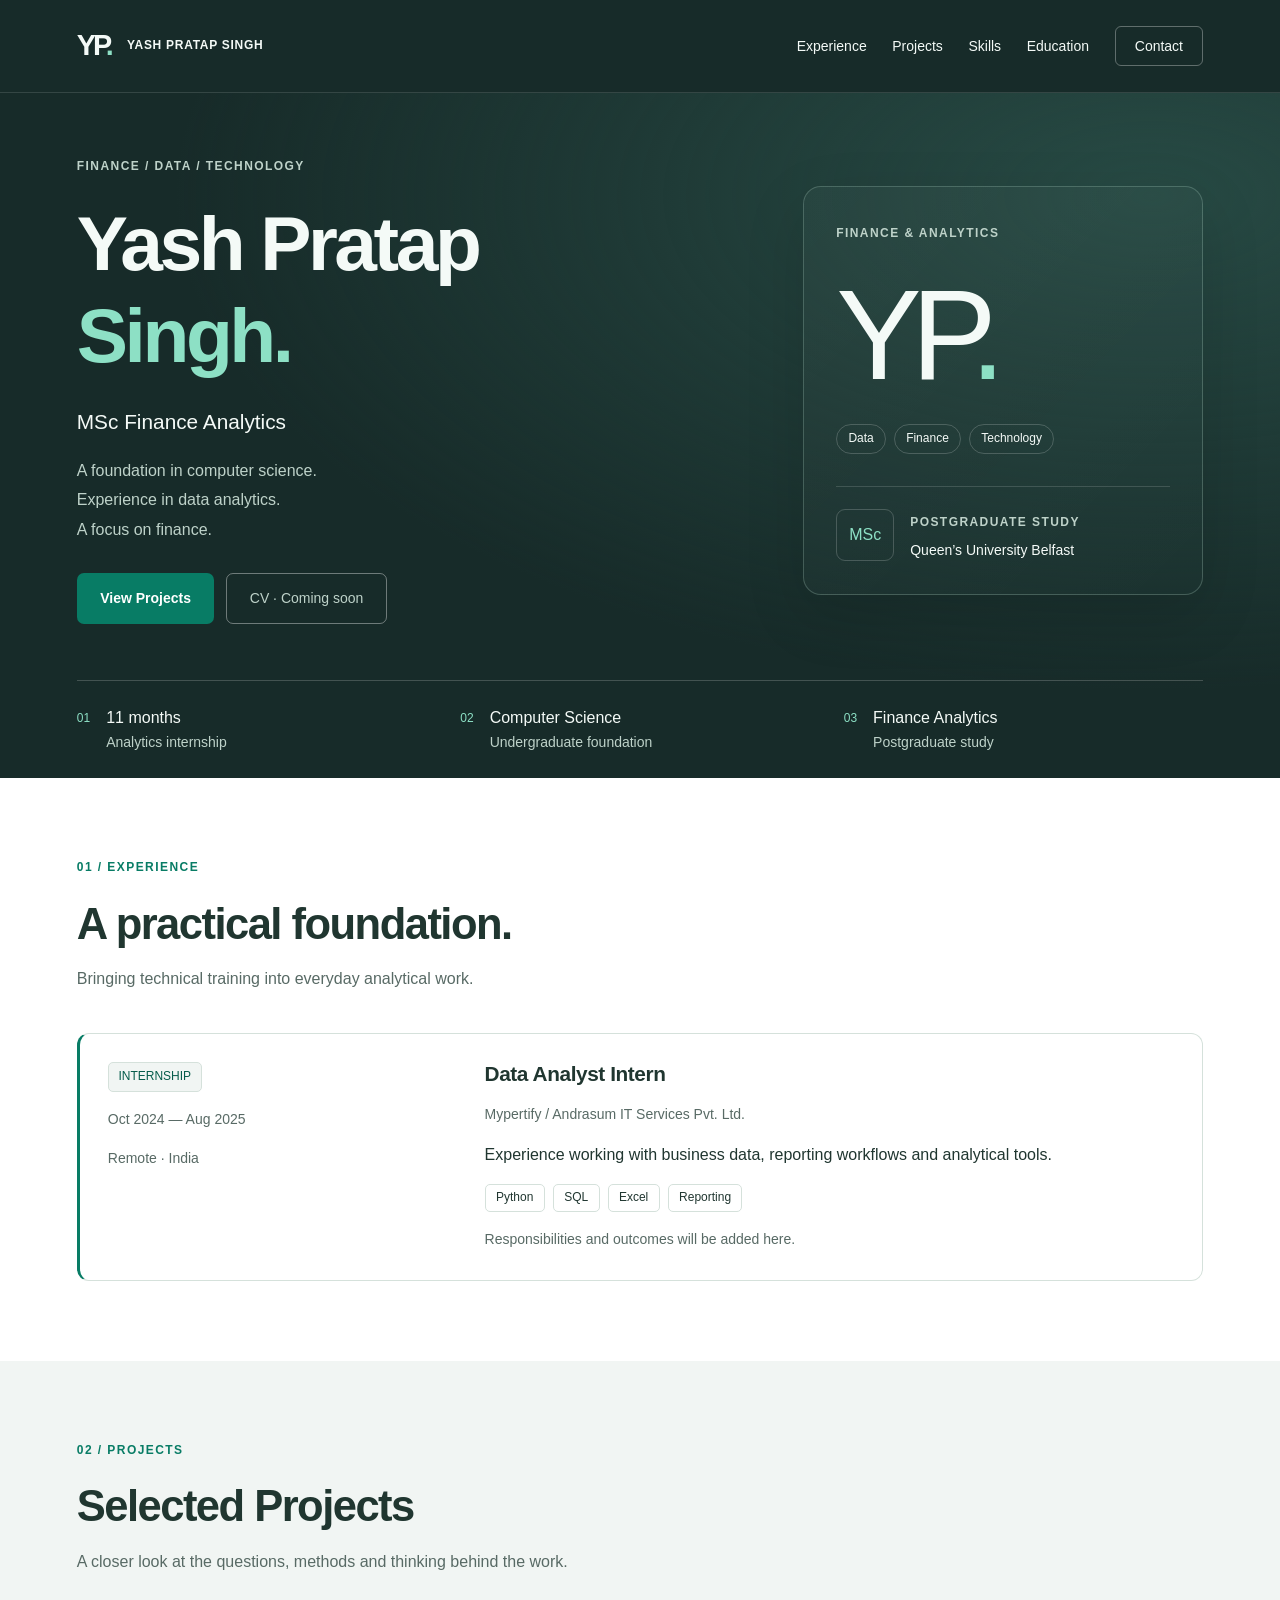
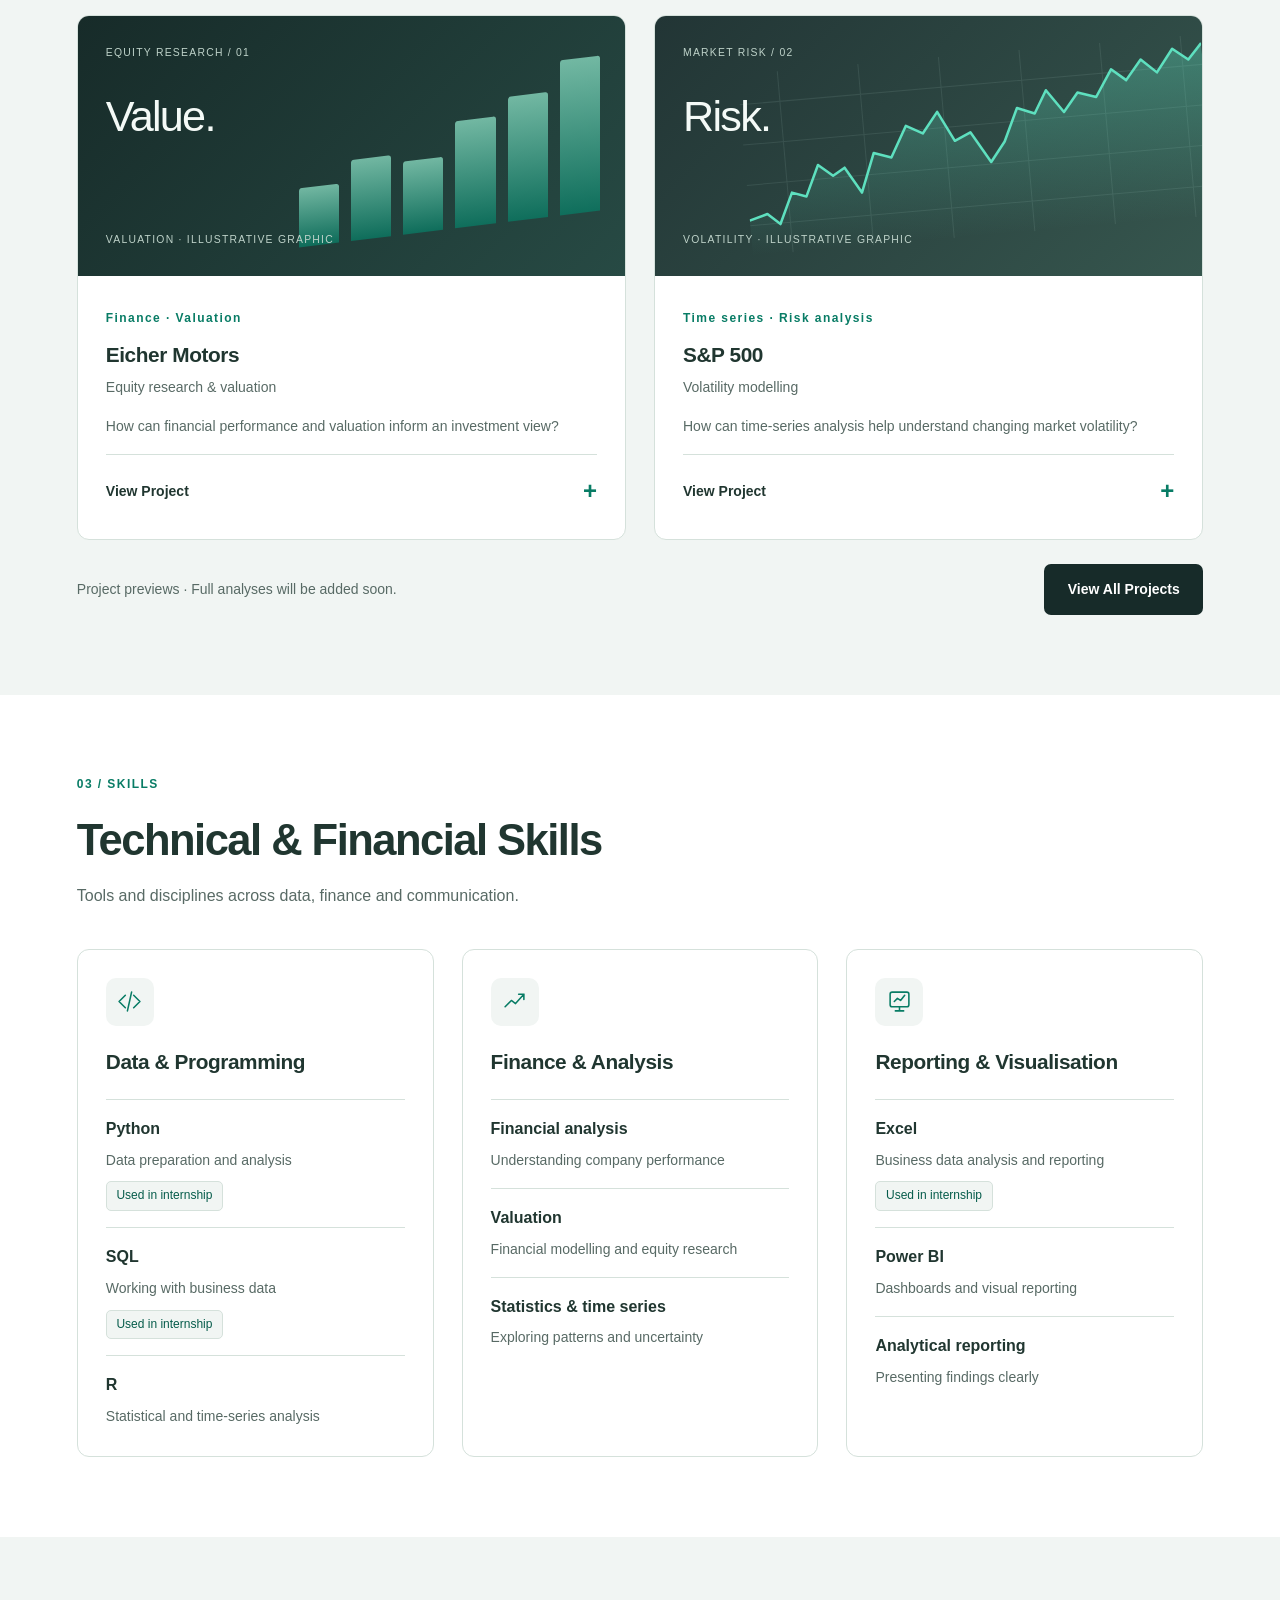
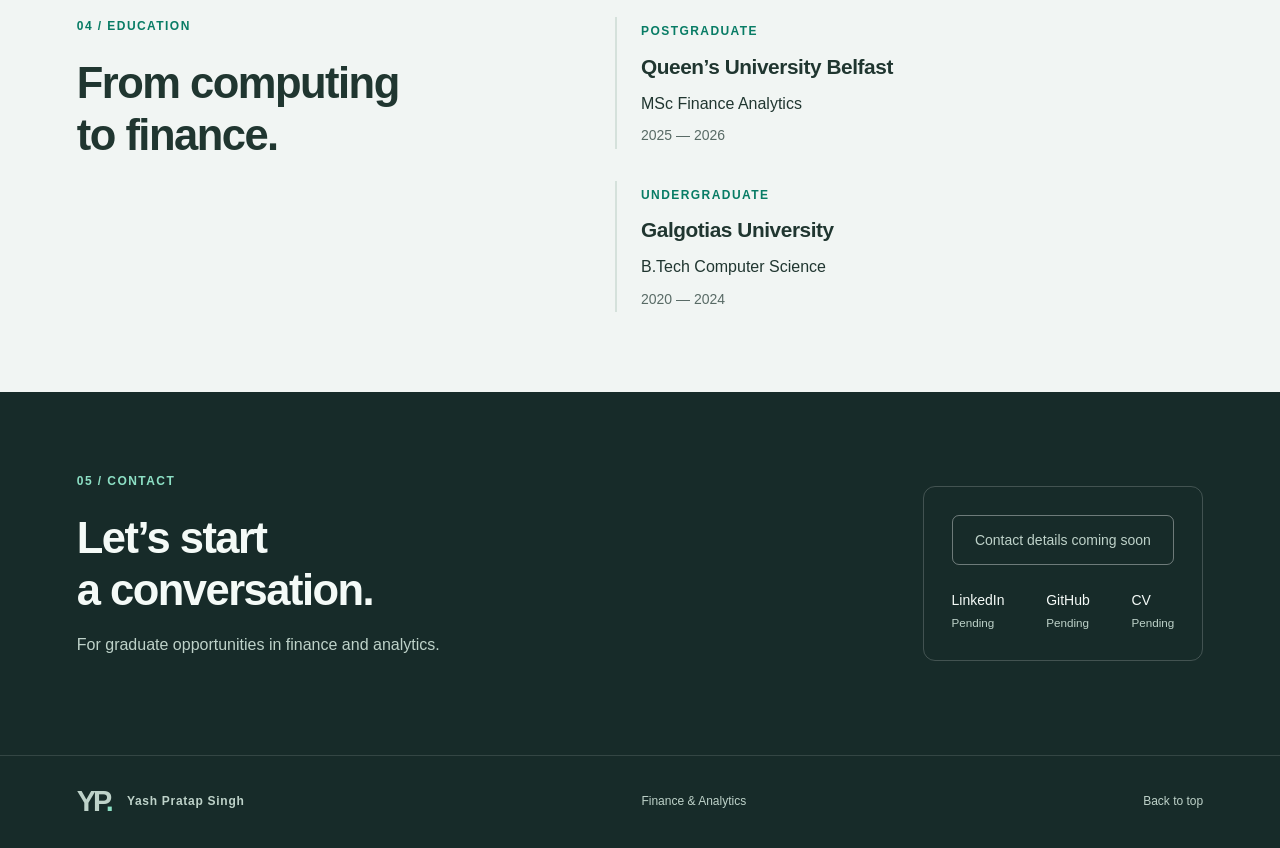
<file: index.html>
<!doctype html>
<html lang="en">
  <head>
    <meta charset="UTF-8">
    <meta name="viewport" content="width=device-width,initial-scale=1">
    <meta name="description" content="Yash Pratap Singh — MSc Finance Analytics student. Experience, selected projects and technical and financial skills.">
    <title>
      Yash Pratap Singh — Finance & Analytics
    </title>
    <link rel="icon" type="image/svg+xml" href="favicon.svg">
    <link rel="stylesheet" href="style.css">
  </head>
  <body>
    <a class="skip" href="#main">
      Skip to content
    </a>
    <!-- NAVIGATION: update these links on every page if you change the menu. -->
    <header>
      <a class="brand" href="#home" aria-label="Yash Pratap Singh home">
        <span class="monogram">YP<span>.</span></span><span>YASH PRATAP SINGH </span>
      </a>
      <button class="menu" aria-expanded="false" aria-controls="navigation">
        Menu
      </button>
      <nav id="navigation" aria-label="Main navigation">
        <a href="#experience">
          Experience
        </a>
        <a href="projects.html">
          Projects
        </a>
        <a href="#skills">
          Skills
        </a>
        <a href="#education">
          Education
        </a>
        <a href="#contact" class="nav-contact">
          Contact
        </a>
      </nav>
    </header>
    <main id="main">
      <!-- HOME: edit the heading and text in this section. -->
      <section class="hero" id="home">
        <div class="hero-inner">
          <div class="hero-copy">
            <p class="eyebrow">
              <span class="line"></span>FINANCE / DATA / TECHNOLOGY
            </p>
            <h1>
              Yash Pratap <br><span>Singh. </span>
            </h1>
            <p class="degree">
              MSc Finance Analytics
            </p>
            <p class="intro">
              A foundation in computer science. <br>Experience in data analytics. <br>A focus on finance.
            </p>
            <div class="hero-actions">
              <a class="button primary" href="#work">
                View Projects
              </a>
              <span class="button outline unavailable" aria-disabled="true">CV · Coming soon </span>
            </div>
          </div>
          <aside class="hero-visual" aria-label="Academic background">
            <div class="identity-panel">
              <span class="small-label">FINANCE &amp; ANALYTICS </span>
              <div class="identity-mark" aria-hidden="true">
                YP<span>.</span>
              </div>
              <div class="identity-disciplines">
                <span>Data </span><span>Finance </span><span>Technology </span>
              </div>
              <div class="identity-study">
                <span class="visual-icon">MSc </span>
                <div>
                  <span class="small-label">POSTGRADUATE STUDY </span>
                  <p>
                    Queen’s University Belfast
                  </p>
                </div>
              </div>
            </div>
          </aside>
        </div>
        <div class="hero-facts">
          <div>
            <span>01 </span>
            <p>
              <strong>11 months </strong>Analytics internship
            </p>
          </div>
          <div>
            <span>02 </span>
            <p>
              <strong>Computer Science </strong>Undergraduate foundation
            </p>
          </div>
          <div>
            <span>03 </span>
            <p>
              <strong>Finance Analytics </strong>Postgraduate study
            </p>
          </div>
        </div>
      </section>
      <!-- EXPERIENCE: edit the heading and text in this section. -->
      <section class="section experience" id="experience">
        <div class="section-heading">
          <p class="eyebrow">
            01 / EXPERIENCE
          </p>
          <h2>
            A practical foundation.
          </h2>
          <p>
            Bringing technical training into everyday analytical work.
          </p>
        </div>
        <div class="experience-entry">
          <div class="experience-meta">
            <span class="tag">INTERNSHIP </span>
            <p>
              Oct 2024 — Aug 2025
            </p>
            <p class="muted">
              Remote · India
            </p>
          </div>
          <div>
            <h3>
              Data Analyst Intern
            </h3>
            <p class="company">
              Mypertify / Andrasum IT Services Pvt. Ltd.
            </p>
            <p class="body-copy">
              Experience working with business data, reporting workflows and analytical tools.
            </p>
            <div class="chips">
              <span>Python </span><span>SQL </span><span>Excel </span><span>Reporting </span>
            </div>
            <p class="pending">
              Responsibilities and outcomes will be added here.
            </p>
          </div>
        </div>
      </section>
      <!-- WORK: edit the heading and text in this section. -->
      <section class="section work" id="work">
        <div class="section-heading">
          <p class="eyebrow">
            02 / PROJECTS
          </p>
          <h2>
            Selected Projects
          </h2>
          <p>
            A closer look at the questions, methods and thinking behind the work.
          </p>
        </div>
        <div class="project-grid">
          <!-- PROJECT CARD: copy this entire link to add another project. -->
          <a class="project-card" href="eicher-motors.html">
            <div class="project-art art-one">
              <span class="art-label">EQUITY RESEARCH / 01 </span>
              <div class="valuation-graphic" aria-hidden="true">
                <div class="bar" style="--h:36%">
                </div>
                <div class="bar" style="--h:49%">
                </div>
                <div class="bar" style="--h:44%">
                </div>
                <div class="bar" style="--h:65%">
                </div>
                <div class="bar" style="--h:76%">
                </div>
                <div class="bar" style="--h:94%">
                </div>
              </div>
              <span class="art-foot">VALUATION · ILLUSTRATIVE GRAPHIC </span><span class="graphic-word">Value. </span>
            </div>
            <div class="project-info">
              <span class="small-label">Finance · Valuation </span>
              <h3>
                Eicher Motors
              </h3>
              <p>
                Equity research & valuation
              </p>
              <p class="project-question">
                How can financial performance and valuation inform an investment view?
              </p>
              <span class="project-link">View Project <span aria-hidden="true">+ </span></span>
            </div>
          </a>
          <!-- PROJECT CARD: copy this entire link to add another project. -->
          <a class="project-card" href="sp500-volatility.html">
            <div class="project-art art-two">
              <span class="art-label">MARKET RISK / 02 </span>
              <svg class="finance-chart" viewBox="0 0 460 180" role="img" aria-label="Illustrative financial time-series chart, not actual market data">
                <defs>
                  <linearGradient id="project-fill" x1="0" y1="0" x2="0" y2="1">
                    <stop stop-color="#5ee0bf" stop-opacity=".35"/><stop offset="1" stop-color="#5ee0bf" stop-opacity="0"/>
                  </linearGradient>
                </defs>
                <g stroke="#a8cfc4" stroke-opacity=".12">
                  <path d="M0 30H460M0 70H460M0 110H460M0 150H460M40 0V180M120 0V180M200 0V180M280 0V180M360 0V180M440 0V180"/>
                </g>
                <path d="M0 145 18 140 30 151 44 121 58 126 72 96 86 108 98 101 113 127 128 89 145 95 162 65 178 74 194 54 209 84 225 77 243 108 258 89 273 57 290 64 303 42 319 65 334 47 352 53 369 27 383 39 399 20 414 34 431 12 446 24 460 9V180H0Z" fill="url(#project-fill)"/><path class="chart-line" d="M0 145 18 140 30 151 44 121 58 126 72 96 86 108 98 101 113 127 128 89 145 95 162 65 178 74 194 54 209 84 225 77 243 108 258 89 273 57 290 64 303 42 319 65 334 47 352 53 369 27 383 39 399 20 414 34 431 12 446 24 460 9" fill="none" stroke="#5ee0bf" stroke-width="2.5" stroke-linejoin="round"/>
              </svg>
              <span class="art-foot">VOLATILITY · ILLUSTRATIVE GRAPHIC </span><span class="graphic-word">Risk. </span>
            </div>
            <div class="project-info">
              <span class="small-label">Time series · Risk analysis </span>
              <h3>
                S&P 500
              </h3>
              <p>
                Volatility modelling
              </p>
              <p class="project-question">
                How can time-series analysis help understand changing market volatility?
              </p>
              <span class="project-link">View Project <span aria-hidden="true">+ </span></span>
            </div>
          </a>
        </div>
        <div class="projects-footer">
          <p class="work-note">
            Project previews · Full analyses will be added soon.
          </p>
          <a class="button dark" href="projects.html">
            View All Projects
          </a>
        </div>
      </section>
      <!-- SKILLS: edit the heading and text in this section. -->
      <section class="section" id="skills">
        <div class="section-heading">
          <p class="eyebrow">
            03 / SKILLS
          </p>
          <h2>
            Technical &amp; Financial Skills
          </h2>
          <p>
            Tools and disciplines across data, finance and communication.
          </p>
        </div>
        <div class="skills-grid">
          <article>
            <span class="skill-icon">
            <svg viewBox="0 0 24 24" fill="none" stroke="currentColor" stroke-width="1.5" stroke-linecap="round" stroke-linejoin="round" aria-hidden="true">
              <path d="m8 6-6 6 6 6m8-12 6 6-6 6M14 3l-4 18"/>
            </svg>
            </span>
            <h3>
              Data & Programming
            </h3>
            <ul class="skill-list">
              <li>
                <strong>Python </strong>
                <p>
                  Data preparation and analysis
                </p>
                <span class="evidence">Used in internship </span>
              </li>
              <li>
                <strong>SQL </strong>
                <p>
                  Working with business data
                </p>
                <span class="evidence">Used in internship </span>
              </li>
              <li>
                <strong>R </strong>
                <p>
                  Statistical and time-series analysis
                </p>
              </li>
            </ul>
          </article>
          <article>
            <span class="skill-icon">
            <svg viewBox="0 0 24 24" fill="none" stroke="currentColor" stroke-width="1.5" stroke-linecap="round" stroke-linejoin="round" aria-hidden="true">
              <path d="M3 17 9 11 13 14 21 5M16 5h5v5"/>
            </svg>
            </span>
            <h3>
              Finance & Analysis
            </h3>
            <ul class="skill-list">
              <li>
                <strong>Financial analysis </strong>
                <p>
                  Understanding company performance
                </p>
              </li>
              <li>
                <strong>Valuation </strong>
                <p>
                  Financial modelling and equity research
                </p>
              </li>
              <li>
                <strong>Statistics & time series </strong>
                <p>
                  Exploring patterns and uncertainty
                </p>
              </li>
            </ul>
          </article>
          <article>
            <span class="skill-icon">
            <svg viewBox="0 0 24 24" fill="none" stroke="currentColor" stroke-width="1.5" stroke-linecap="round" stroke-linejoin="round" aria-hidden="true">
              <rect x="3" y="3" width="18" height="14" rx="2"/><path d="M8 21h8m-4-4v4M7 12l3-3 3 2 4-5"/>
            </svg>
            </span>
            <h3>
              Reporting & Visualisation
            </h3>
            <ul class="skill-list">
              <li>
                <strong>Excel </strong>
                <p>
                  Business data analysis and reporting
                </p>
                <span class="evidence">Used in internship </span>
              </li>
              <li>
                <strong>Power BI </strong>
                <p>
                  Dashboards and visual reporting
                </p>
              </li>
              <li>
                <strong>Analytical reporting </strong>
                <p>
                  Presenting findings clearly
                </p>
              </li>
            </ul>
          </article>
        </div>
      </section>
      <!-- EDUCATION: edit the heading and text in this section. -->
      <section class="section education" id="education">
        <div class="section-heading">
          <p class="eyebrow">
            04 / EDUCATION
          </p>
          <h2>
            From computing <br>to finance.
          </h2>
        </div>
        <div class="education-list">
          <article>
            <span class="small-label">POSTGRADUATE </span>
            <h3>
              Queen’s University Belfast
            </h3>
            <p>
              MSc Finance Analytics
            </p>
            <span class="muted">2025 — 2026 </span>
          </article>
          <article>
            <span class="small-label">UNDERGRADUATE </span>
            <h3>
              Galgotias University
            </h3>
            <p>
              B.Tech Computer Science
            </p>
            <span class="muted">2020 — 2024 </span>
          </article>
        </div>
      </section>
      <!-- Add verified certifications here when available. See EDITING.md. -->
      <!-- CONTACT: edit the heading and text in this section. -->
      <section class="contact" id="contact">
        <div>
          <p class="eyebrow">
            05 / CONTACT
          </p>
          <h2>
            Let’s start <br>a conversation.
          </h2>
          <p>
            For graduate opportunities in finance and analytics.
          </p>
        </div>
        <div class="contact-actions">
          <span class="button outline unavailable" aria-disabled="true">Contact details coming soon </span>
          <div>
            <span class="pending-link">LinkedIn <small>Pending </small></span><span class="pending-link">GitHub <small>Pending </small></span><span class="pending-link">CV <small>Pending </small></span>
          </div>
        </div>
      </section>
    </main>
    <footer>
      <a href="#home" class="brand">
        <span class="monogram">YP<span>.</span></span><span>Yash Pratap Singh </span>
      </a>
      <p>
        Finance & Analytics
      </p>
      <a href="#home">
        Back to top
      </a>
    </footer>
    <!-- The script only controls the mobile menu. -->
    <script src="app.js">
    </script>
  </body>
</html>
</file>
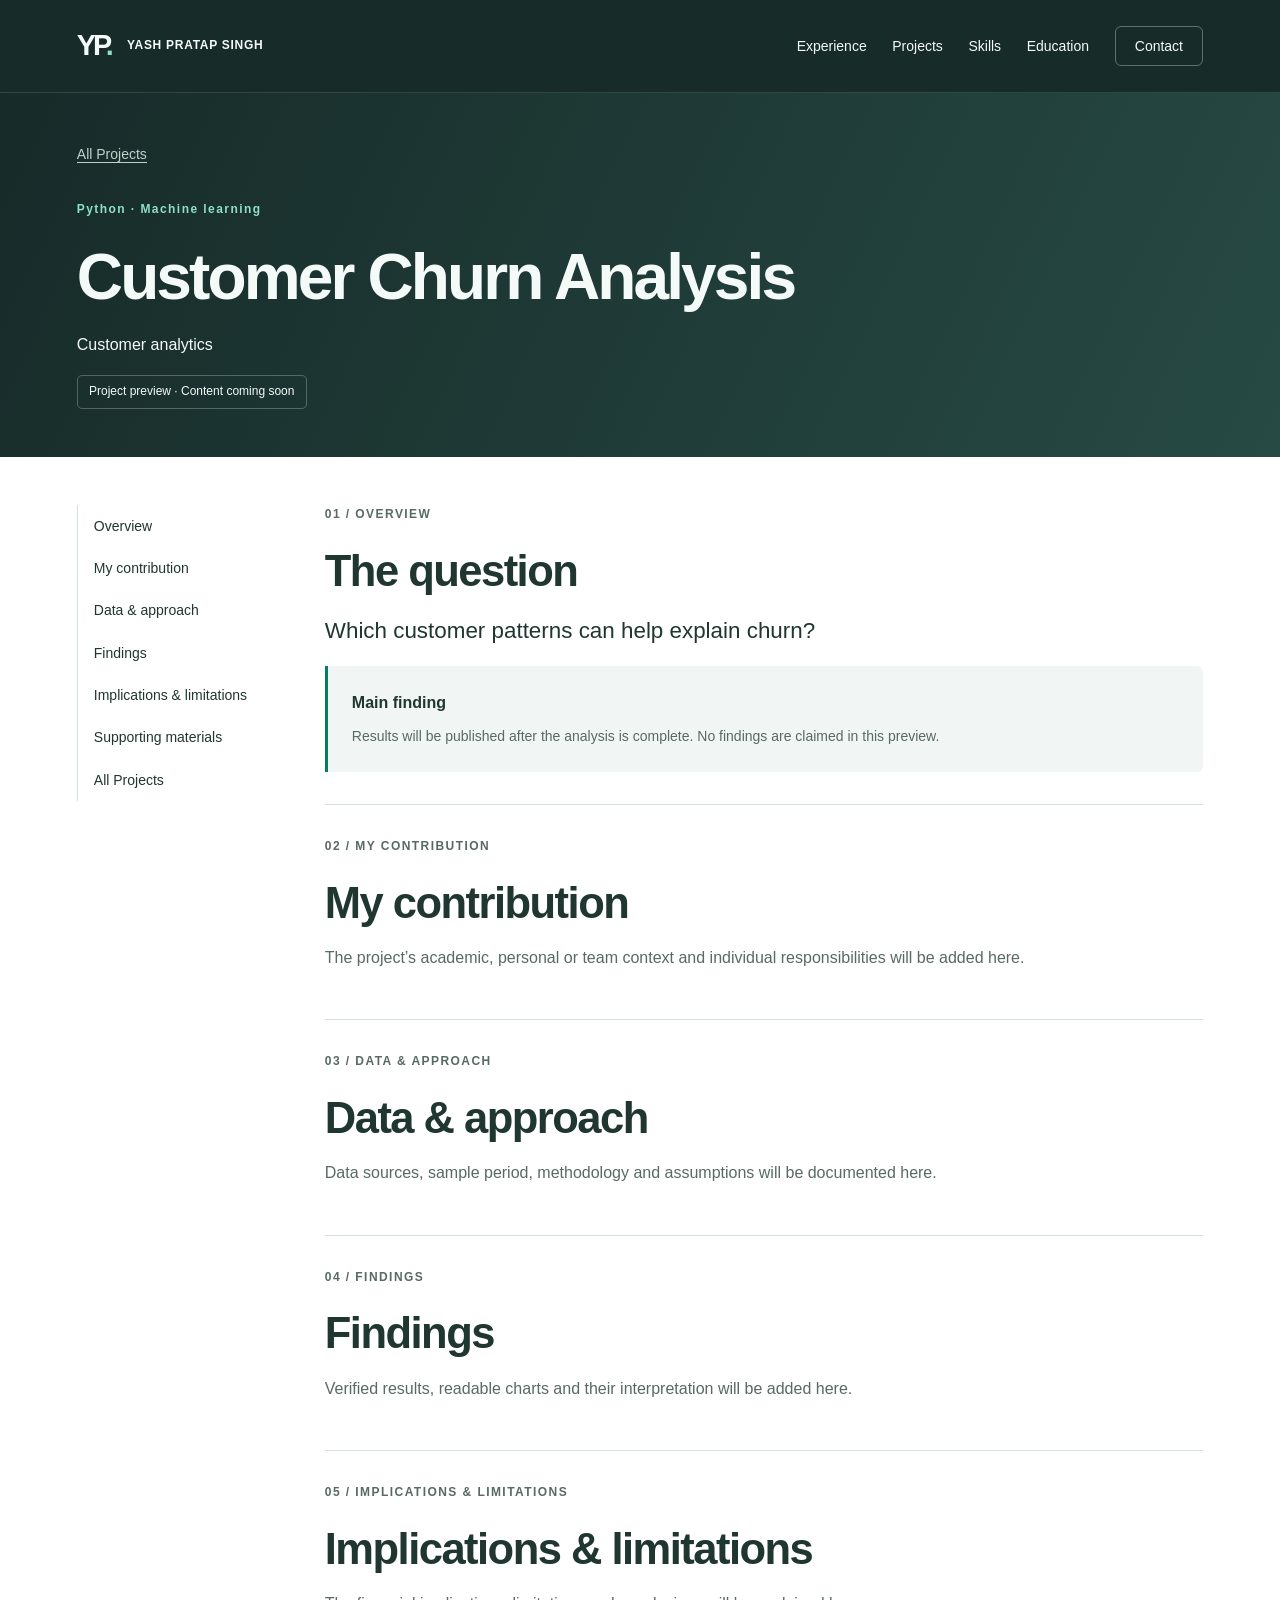
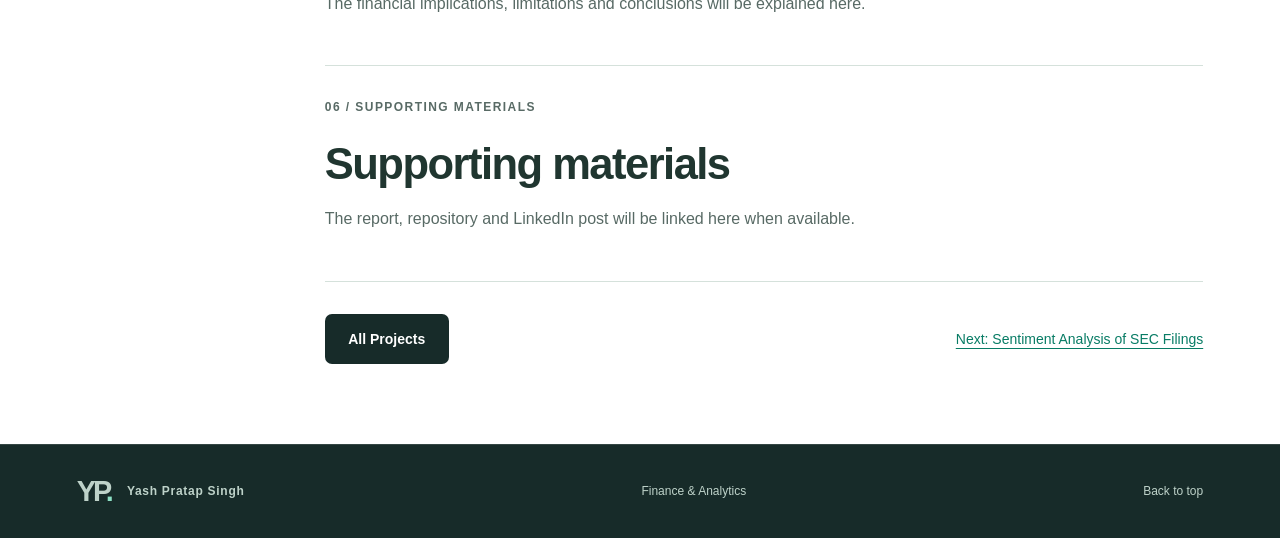
<file: customer-churn.html>
<!doctype html>
<html lang="en">
  <head>
    <meta charset="UTF-8">
    <meta name="viewport" content="width=device-width,initial-scale=1">
    <meta name="description" content="Customer analytics — project preview by Yash Pratap Singh.">
    <title>
      Customer Churn Analysis — Yash Pratap Singh
    </title>
    <link rel="icon" type="image/svg+xml" href="favicon.svg">
    <link rel="stylesheet" href="style.css">
  </head>
  <body>
    <a class="skip" href="#main">
      Skip to content
    </a>
    <!-- NAVIGATION: update these links on every page if you change the menu. -->
    <header>
      <a class="brand" href="index.html#home" aria-label="Yash Pratap Singh home">
        <span class="monogram">YP<span>.</span></span><span>YASH PRATAP SINGH </span>
      </a>
      <button class="menu" aria-expanded="false" aria-controls="navigation">
        Menu
      </button>
      <nav id="navigation" aria-label="Main navigation">
        <a href="index.html#experience">
          Experience
        </a>
        <a href="projects.html">
          Projects
        </a>
        <a href="index.html#skills">
          Skills
        </a>
        <a href="index.html#education">
          Education
        </a>
        <a href="index.html#contact" class="nav-contact">
          Contact
        </a>
      </nav>
    </header>
    <main id="main">
      <section class="page-heading detail-heading">
        <a class="back-link" href="projects.html">
          All Projects
        </a>
        <p class="eyebrow">
          Python · Machine learning
        </p>
        <h1>
          Customer Churn Analysis
        </h1>
        <p>
          Customer analytics
        </p>
        <span class="preview-badge">Project preview · Content coming soon </span>
      </section>
      <div class="detail-layout">
        <nav class="project-nav" aria-label="Project sections">
          <a href="#overview">
            Overview
          </a>
          <a href="#contribution">
            My contribution
          </a>
          <a href="#approach">
            Data & approach
          </a>
          <a href="#findings">
            Findings
          </a>
          <a href="#limitations">
            Implications & limitations
          </a>
          <a href="#materials">
            Supporting materials
          </a>
          <a href="projects.html">
            All Projects
          </a>
        </nav>
        <div class="project-body">
          <!-- OVERVIEW: edit the heading and text in this section. -->
          <section id="overview">
            <p class="eyebrow">
              01 / OVERVIEW
            </p>
            <h2>
              The question
            </h2>
            <p class="lead-question">
              Which customer patterns can help explain churn?
            </p>
            <div class="finding-placeholder">
              <strong>Main finding </strong>
              <p>
                Results will be published after the analysis is complete. No findings are claimed in this preview.
              </p>
            </div>
          </section>
          <!-- CONTRIBUTION: edit the heading and text in this section. -->
          <section id="contribution">
            <p class="eyebrow">
              02 / MY CONTRIBUTION
            </p>
            <h2>
              My contribution
            </h2>
            <p>
              The project’s academic, personal or team context and individual responsibilities will be added here.
            </p>
          </section>
          <!-- APPROACH: edit the heading and text in this section. -->
          <section id="approach">
            <p class="eyebrow">
              03 / DATA & APPROACH
            </p>
            <h2>
              Data & approach
            </h2>
            <p>
              Data sources, sample period, methodology and assumptions will be documented here.
            </p>
          </section>
          <!-- FINDINGS: edit the heading and text in this section. -->
          <section id="findings">
            <p class="eyebrow">
              04 / FINDINGS
            </p>
            <h2>
              Findings
            </h2>
            <p>
              Verified results, readable charts and their interpretation will be added here.
            </p>
          </section>
          <!-- LIMITATIONS: edit the heading and text in this section. -->
          <section id="limitations">
            <p class="eyebrow">
              05 / IMPLICATIONS & LIMITATIONS
            </p>
            <h2>
              Implications & limitations
            </h2>
            <p>
              The financial implications, limitations and conclusions will be explained here.
            </p>
          </section>
          <!-- MATERIALS: edit the heading and text in this section. -->
          <section id="materials">
            <p class="eyebrow">
              06 / SUPPORTING MATERIALS
            </p>
            <h2>
              Supporting materials
            </h2>
            <p>
              The report, repository and LinkedIn post will be linked here when available.
            </p>
          </section>
          <div class="detail-bottom">
            <a class="button dark" href="projects.html">
              All Projects
            </a>
            <a class="text-link" href="sec-sentiment.html">
              Next: Sentiment Analysis of SEC Filings
            </a>
          </div>
        </div>
      </div>
    </main>
    <footer>
      <a href="index.html#home" class="brand">
        <span class="monogram">YP<span>.</span></span><span>Yash Pratap Singh </span>
      </a>
      <p>
        Finance & Analytics
      </p>
      <a href="index.html#home">
        Back to top
      </a>
    </footer>
    <!-- The script only controls the mobile menu. -->
    <script src="app.js">
    </script>
  </body>
</html>
</file>
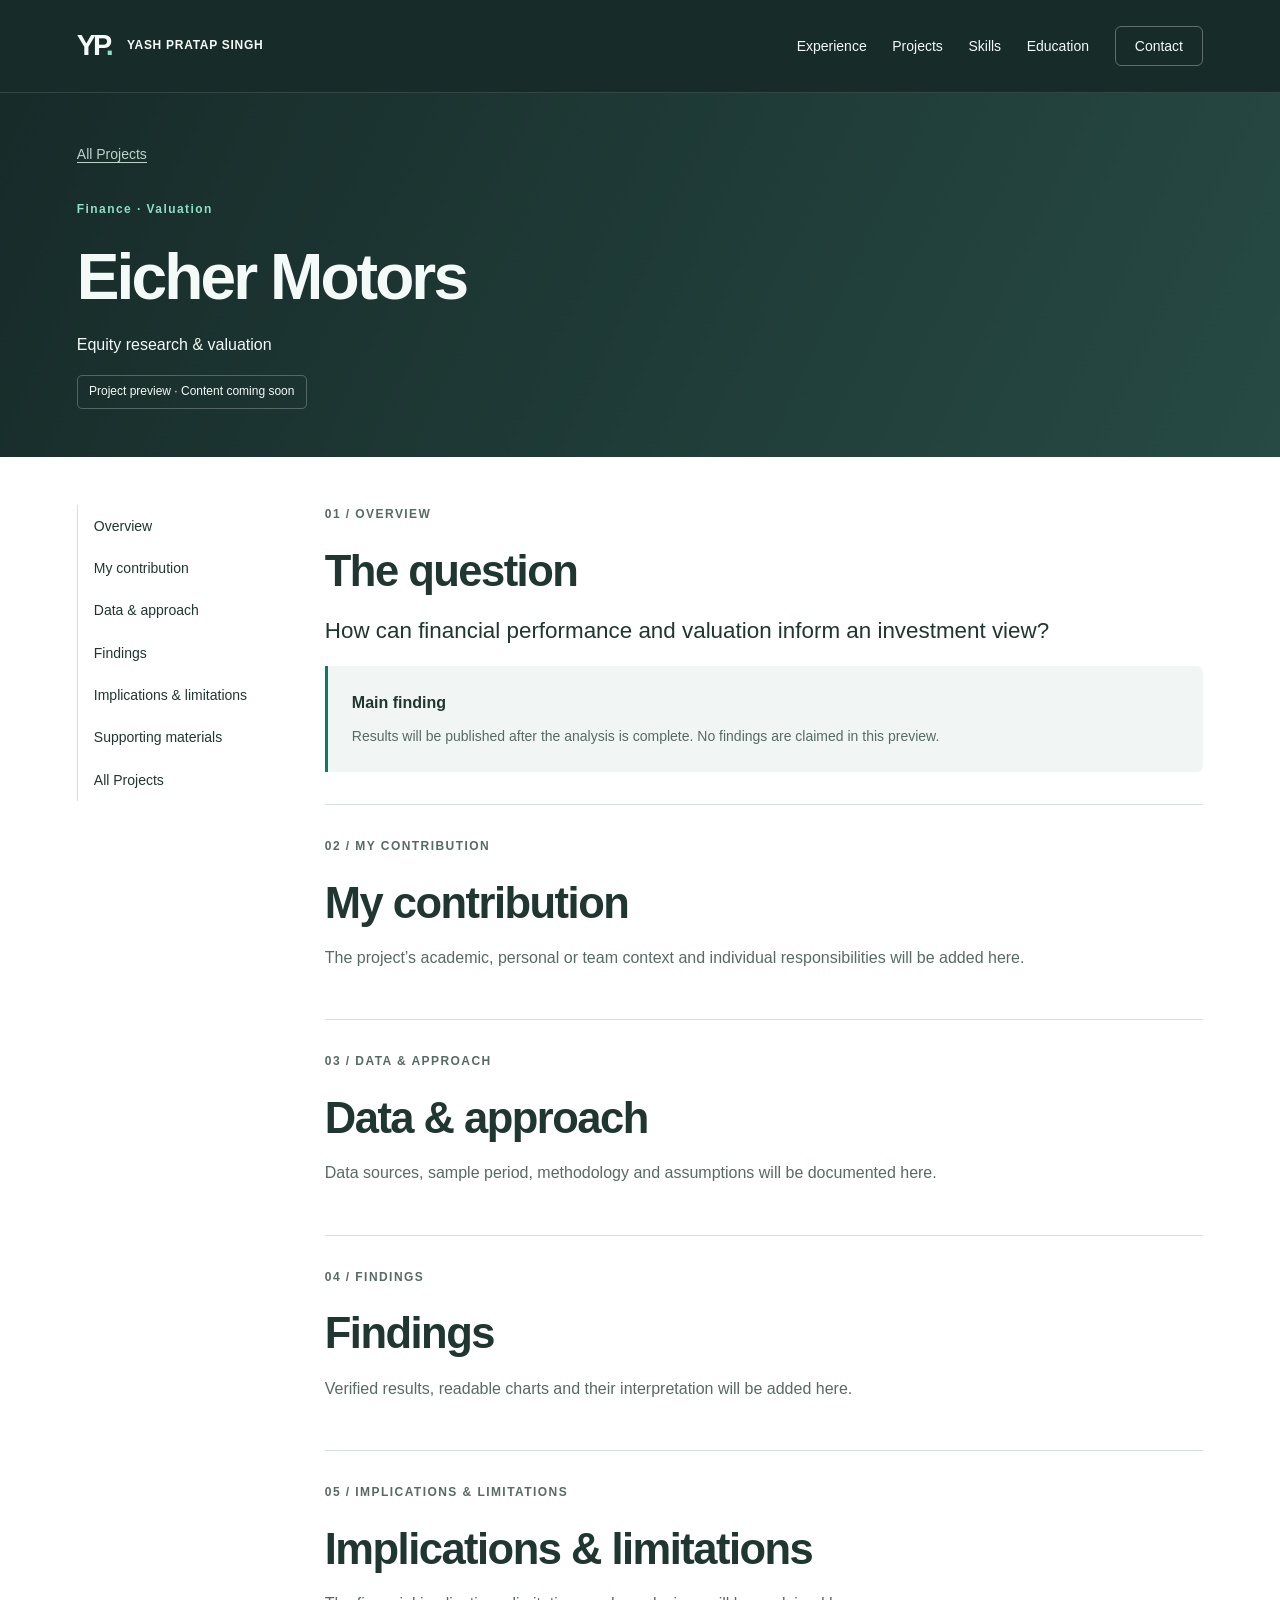
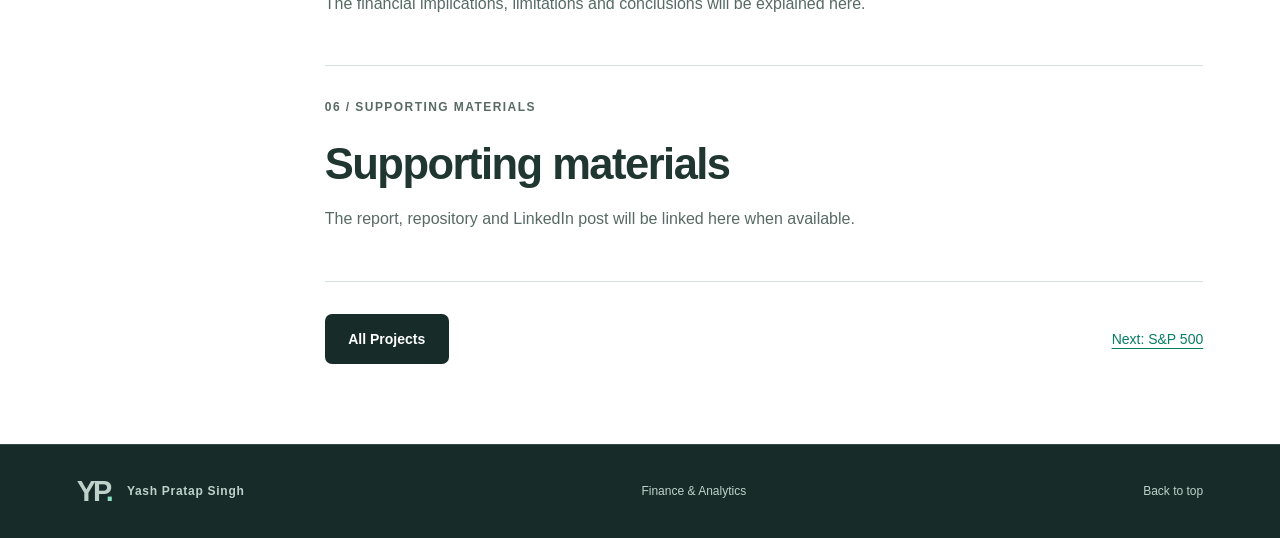
<file: eicher-motors.html>
<!doctype html>
<html lang="en">
  <head>
    <meta charset="UTF-8">
    <meta name="viewport" content="width=device-width,initial-scale=1">
    <meta name="description" content="Equity research & valuation — project preview by Yash Pratap Singh.">
    <title>
      Eicher Motors — Yash Pratap Singh
    </title>
    <link rel="icon" type="image/svg+xml" href="favicon.svg">
    <link rel="stylesheet" href="style.css">
  </head>
  <body>
    <a class="skip" href="#main">
      Skip to content
    </a>
    <!-- NAVIGATION: update these links on every page if you change the menu. -->
    <header>
      <a class="brand" href="index.html#home" aria-label="Yash Pratap Singh home">
        <span class="monogram">YP<span>.</span></span><span>YASH PRATAP SINGH </span>
      </a>
      <button class="menu" aria-expanded="false" aria-controls="navigation">
        Menu
      </button>
      <nav id="navigation" aria-label="Main navigation">
        <a href="index.html#experience">
          Experience
        </a>
        <a href="projects.html">
          Projects
        </a>
        <a href="index.html#skills">
          Skills
        </a>
        <a href="index.html#education">
          Education
        </a>
        <a href="index.html#contact" class="nav-contact">
          Contact
        </a>
      </nav>
    </header>
    <main id="main">
      <section class="page-heading detail-heading">
        <a class="back-link" href="projects.html">
          All Projects
        </a>
        <p class="eyebrow">
          Finance · Valuation
        </p>
        <h1>
          Eicher Motors
        </h1>
        <p>
          Equity research & valuation
        </p>
        <span class="preview-badge">Project preview · Content coming soon </span>
      </section>
      <div class="detail-layout">
        <nav class="project-nav" aria-label="Project sections">
          <a href="#overview">
            Overview
          </a>
          <a href="#contribution">
            My contribution
          </a>
          <a href="#approach">
            Data & approach
          </a>
          <a href="#findings">
            Findings
          </a>
          <a href="#limitations">
            Implications & limitations
          </a>
          <a href="#materials">
            Supporting materials
          </a>
          <a href="projects.html">
            All Projects
          </a>
        </nav>
        <div class="project-body">
          <!-- OVERVIEW: edit the heading and text in this section. -->
          <section id="overview">
            <p class="eyebrow">
              01 / OVERVIEW
            </p>
            <h2>
              The question
            </h2>
            <p class="lead-question">
              How can financial performance and valuation inform an investment view?
            </p>
            <div class="finding-placeholder">
              <strong>Main finding </strong>
              <p>
                Results will be published after the analysis is complete. No findings are claimed in this preview.
              </p>
            </div>
          </section>
          <!-- CONTRIBUTION: edit the heading and text in this section. -->
          <section id="contribution">
            <p class="eyebrow">
              02 / MY CONTRIBUTION
            </p>
            <h2>
              My contribution
            </h2>
            <p>
              The project’s academic, personal or team context and individual responsibilities will be added here.
            </p>
          </section>
          <!-- APPROACH: edit the heading and text in this section. -->
          <section id="approach">
            <p class="eyebrow">
              03 / DATA & APPROACH
            </p>
            <h2>
              Data & approach
            </h2>
            <p>
              Data sources, sample period, methodology and assumptions will be documented here.
            </p>
          </section>
          <!-- FINDINGS: edit the heading and text in this section. -->
          <section id="findings">
            <p class="eyebrow">
              04 / FINDINGS
            </p>
            <h2>
              Findings
            </h2>
            <p>
              Verified results, readable charts and their interpretation will be added here.
            </p>
          </section>
          <!-- LIMITATIONS: edit the heading and text in this section. -->
          <section id="limitations">
            <p class="eyebrow">
              05 / IMPLICATIONS & LIMITATIONS
            </p>
            <h2>
              Implications & limitations
            </h2>
            <p>
              The financial implications, limitations and conclusions will be explained here.
            </p>
          </section>
          <!-- MATERIALS: edit the heading and text in this section. -->
          <section id="materials">
            <p class="eyebrow">
              06 / SUPPORTING MATERIALS
            </p>
            <h2>
              Supporting materials
            </h2>
            <p>
              The report, repository and LinkedIn post will be linked here when available.
            </p>
          </section>
          <div class="detail-bottom">
            <a class="button dark" href="projects.html">
              All Projects
            </a>
            <a class="text-link" href="sp500-volatility.html">
              Next: S&P 500
            </a>
          </div>
        </div>
      </div>
    </main>
    <footer>
      <a href="index.html#home" class="brand">
        <span class="monogram">YP<span>.</span></span><span>Yash Pratap Singh </span>
      </a>
      <p>
        Finance & Analytics
      </p>
      <a href="index.html#home">
        Back to top
      </a>
    </footer>
    <!-- The script only controls the mobile menu. -->
    <script src="app.js">
    </script>
  </body>
</html>
</file>
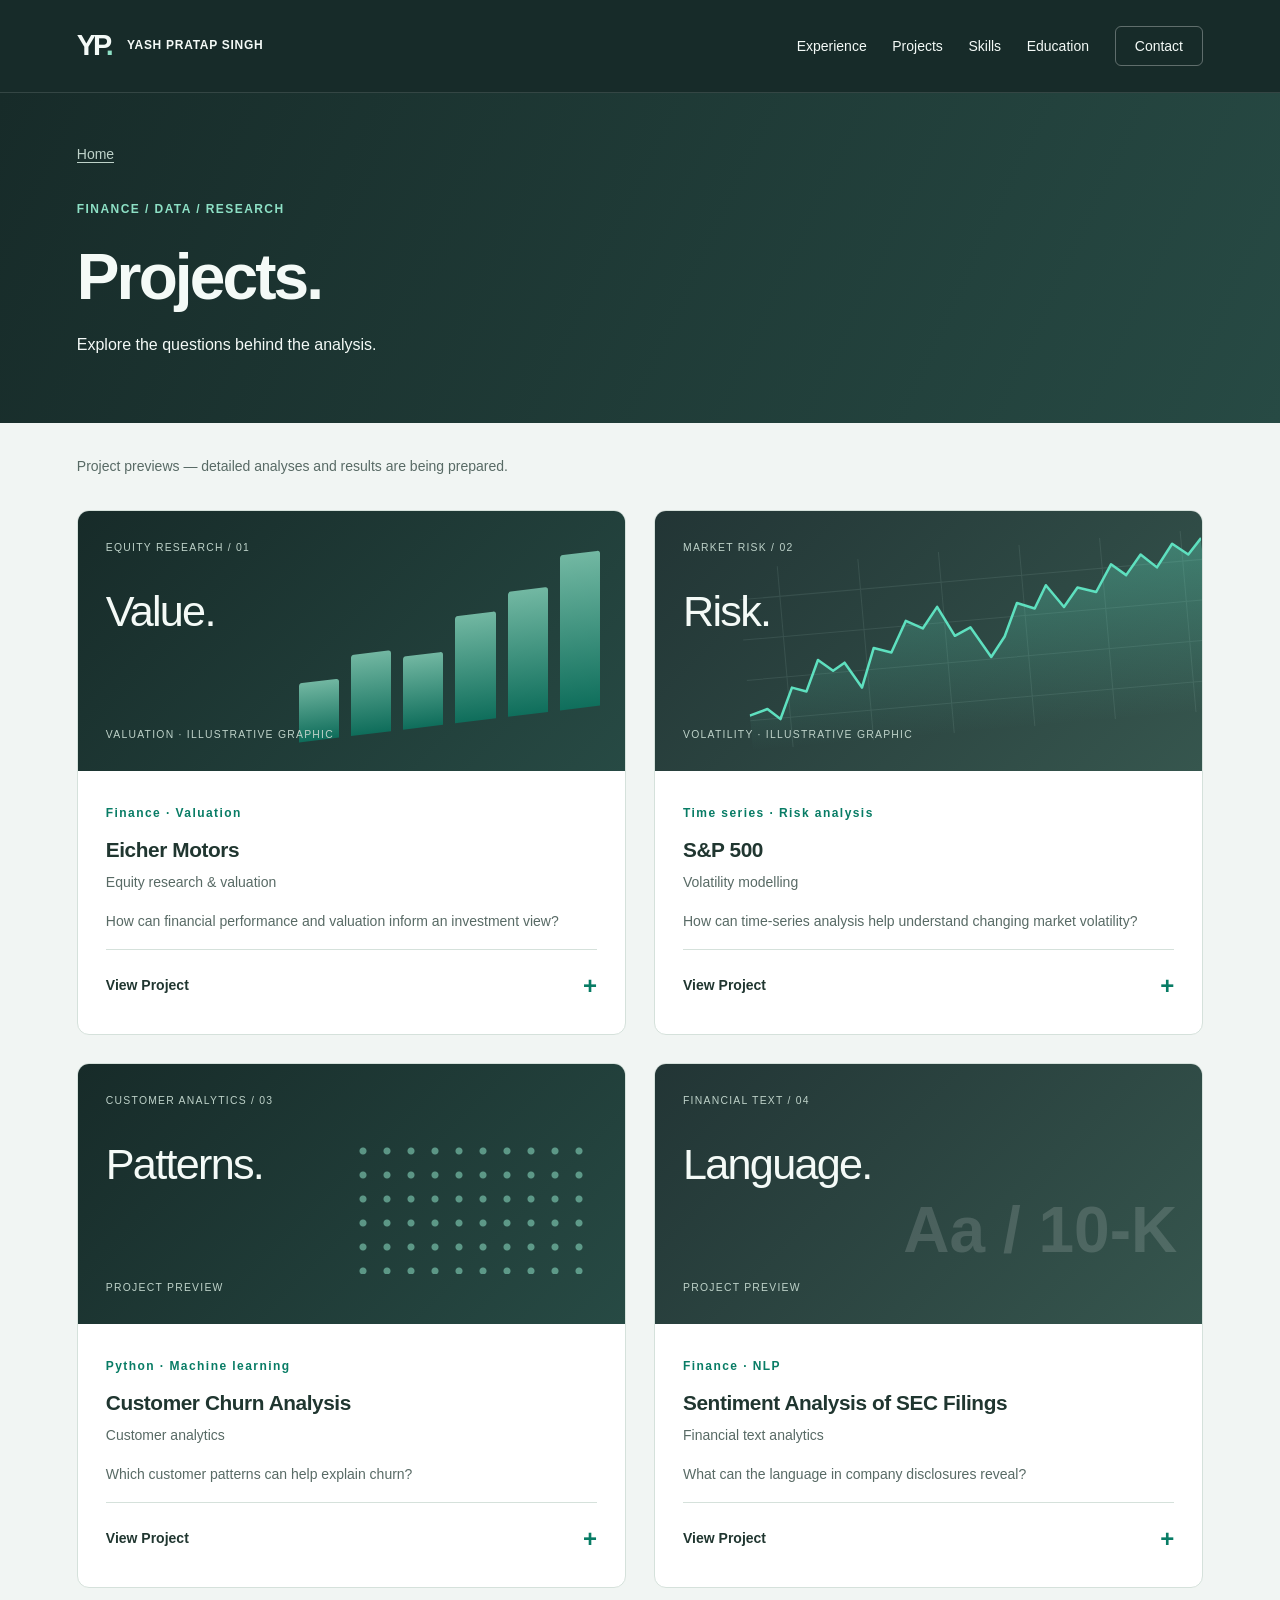
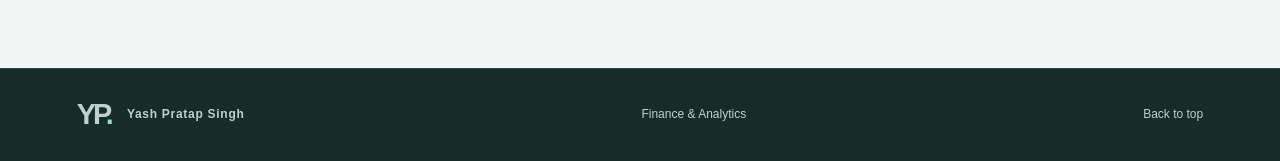
<file: projects.html>
<!doctype html>
<html lang="en">
  <head>
    <meta charset="UTF-8">
    <meta name="viewport" content="width=device-width,initial-scale=1">
    <meta name="description" content="Explore finance and analytics project previews by Yash Pratap Singh.">
    <title>
      Projects — Yash Pratap Singh
    </title>
    <link rel="icon" type="image/svg+xml" href="favicon.svg">
    <link rel="stylesheet" href="style.css">
  </head>
  <body>
    <a class="skip" href="#main">
      Skip to content
    </a>
    <!-- NAVIGATION: update these links on every page if you change the menu. -->
    <header>
      <a class="brand" href="index.html#home" aria-label="Yash Pratap Singh home">
        <span class="monogram">YP<span>.</span></span><span>YASH PRATAP SINGH </span>
      </a>
      <button class="menu" aria-expanded="false" aria-controls="navigation">
        Menu
      </button>
      <nav id="navigation" aria-label="Main navigation">
        <a href="index.html#experience">
          Experience
        </a>
        <a href="projects.html">
          Projects
        </a>
        <a href="index.html#skills">
          Skills
        </a>
        <a href="index.html#education">
          Education
        </a>
        <a href="index.html#contact" class="nav-contact">
          Contact
        </a>
      </nav>
    </header>
    <main id="main">
      <section class="page-heading">
        <a class="back-link" href="index.html">
          Home
        </a>
        <p class="eyebrow">
          FINANCE / DATA / RESEARCH
        </p>
        <h1>
          Projects.
        </h1>
        <p>
          Explore the questions behind the analysis.
        </p>
      </section>
      <section class="section work gallery">
        <p class="gallery-note">
          Project previews — detailed analyses and results are being prepared.
        </p>
        <div class="project-grid">
          <!-- PROJECT CARD: copy this entire link to add another project. -->
          <a class="project-card" href="eicher-motors.html">
            <div class="project-art art-one">
              <span class="art-label">EQUITY RESEARCH / 01 </span>
              <div class="valuation-graphic" aria-hidden="true">
                <div class="bar" style="--h:36%">
                </div>
                <div class="bar" style="--h:49%">
                </div>
                <div class="bar" style="--h:44%">
                </div>
                <div class="bar" style="--h:65%">
                </div>
                <div class="bar" style="--h:76%">
                </div>
                <div class="bar" style="--h:94%">
                </div>
              </div>
              <span class="art-foot">VALUATION · ILLUSTRATIVE GRAPHIC </span><span class="graphic-word">Value. </span>
            </div>
            <div class="project-info">
              <span class="small-label">Finance · Valuation </span>
              <h3>
                Eicher Motors
              </h3>
              <p>
                Equity research & valuation
              </p>
              <p class="project-question">
                How can financial performance and valuation inform an investment view?
              </p>
              <span class="project-link">View Project <span aria-hidden="true">+ </span></span>
            </div>
          </a>
          <!-- PROJECT CARD: copy this entire link to add another project. -->
          <a class="project-card" href="sp500-volatility.html">
            <div class="project-art art-two">
              <span class="art-label">MARKET RISK / 02 </span>
              <svg class="finance-chart" viewBox="0 0 460 180" role="img" aria-label="Illustrative financial time-series chart, not actual market data">
                <defs>
                  <linearGradient id="project-fill" x1="0" y1="0" x2="0" y2="1">
                    <stop stop-color="#5ee0bf" stop-opacity=".35"/><stop offset="1" stop-color="#5ee0bf" stop-opacity="0"/>
                  </linearGradient>
                </defs>
                <g stroke="#a8cfc4" stroke-opacity=".12">
                  <path d="M0 30H460M0 70H460M0 110H460M0 150H460M40 0V180M120 0V180M200 0V180M280 0V180M360 0V180M440 0V180"/>
                </g>
                <path d="M0 145 18 140 30 151 44 121 58 126 72 96 86 108 98 101 113 127 128 89 145 95 162 65 178 74 194 54 209 84 225 77 243 108 258 89 273 57 290 64 303 42 319 65 334 47 352 53 369 27 383 39 399 20 414 34 431 12 446 24 460 9V180H0Z" fill="url(#project-fill)"/><path class="chart-line" d="M0 145 18 140 30 151 44 121 58 126 72 96 86 108 98 101 113 127 128 89 145 95 162 65 178 74 194 54 209 84 225 77 243 108 258 89 273 57 290 64 303 42 319 65 334 47 352 53 369 27 383 39 399 20 414 34 431 12 446 24 460 9" fill="none" stroke="#5ee0bf" stroke-width="2.5" stroke-linejoin="round"/>
              </svg>
              <span class="art-foot">VOLATILITY · ILLUSTRATIVE GRAPHIC </span><span class="graphic-word">Risk. </span>
            </div>
            <div class="project-info">
              <span class="small-label">Time series · Risk analysis </span>
              <h3>
                S&P 500
              </h3>
              <p>
                Volatility modelling
              </p>
              <p class="project-question">
                How can time-series analysis help understand changing market volatility?
              </p>
              <span class="project-link">View Project <span aria-hidden="true">+ </span></span>
            </div>
          </a>
          <!-- PROJECT CARD: copy this entire link to add another project. -->
          <a class="project-card" href="customer-churn.html">
            <div class="project-art art-three">
              <span class="art-label">CUSTOMER ANALYTICS / 03 </span><span class="graphic-word">Patterns. </span>
              <div class="dot-matrix" aria-hidden="true">
              </div>
              <span class="art-foot">PROJECT PREVIEW </span>
            </div>
            <div class="project-info">
              <span class="small-label">Python · Machine learning </span>
              <h3>
                Customer Churn Analysis
              </h3>
              <p>
                Customer analytics
              </p>
              <p class="project-question">
                Which customer patterns can help explain churn?
              </p>
              <span class="project-link">View Project <span aria-hidden="true">+ </span></span>
            </div>
          </a>
          <!-- PROJECT CARD: copy this entire link to add another project. -->
          <a class="project-card" href="sec-sentiment.html">
            <div class="project-art art-four">
              <span class="art-label">FINANCIAL TEXT / 04 </span><span class="graphic-word">Language. </span>
              <div class="text-motif" aria-hidden="true">
                Aa / 10-K
              </div>
              <span class="art-foot">PROJECT PREVIEW </span>
            </div>
            <div class="project-info">
              <span class="small-label">Finance · NLP </span>
              <h3>
                Sentiment Analysis of SEC Filings
              </h3>
              <p>
                Financial text analytics
              </p>
              <p class="project-question">
                What can the language in company disclosures reveal?
              </p>
              <span class="project-link">View Project <span aria-hidden="true">+ </span></span>
            </div>
          </a>
        </div>
      </section>
    </main>
    <footer>
      <a href="index.html#home" class="brand">
        <span class="monogram">YP<span>.</span></span><span>Yash Pratap Singh </span>
      </a>
      <p>
        Finance & Analytics
      </p>
      <a href="index.html#home">
        Back to top
      </a>
    </footer>
    <!-- The script only controls the mobile menu. -->
    <script src="app.js">
    </script>
  </body>
</html>
</file>
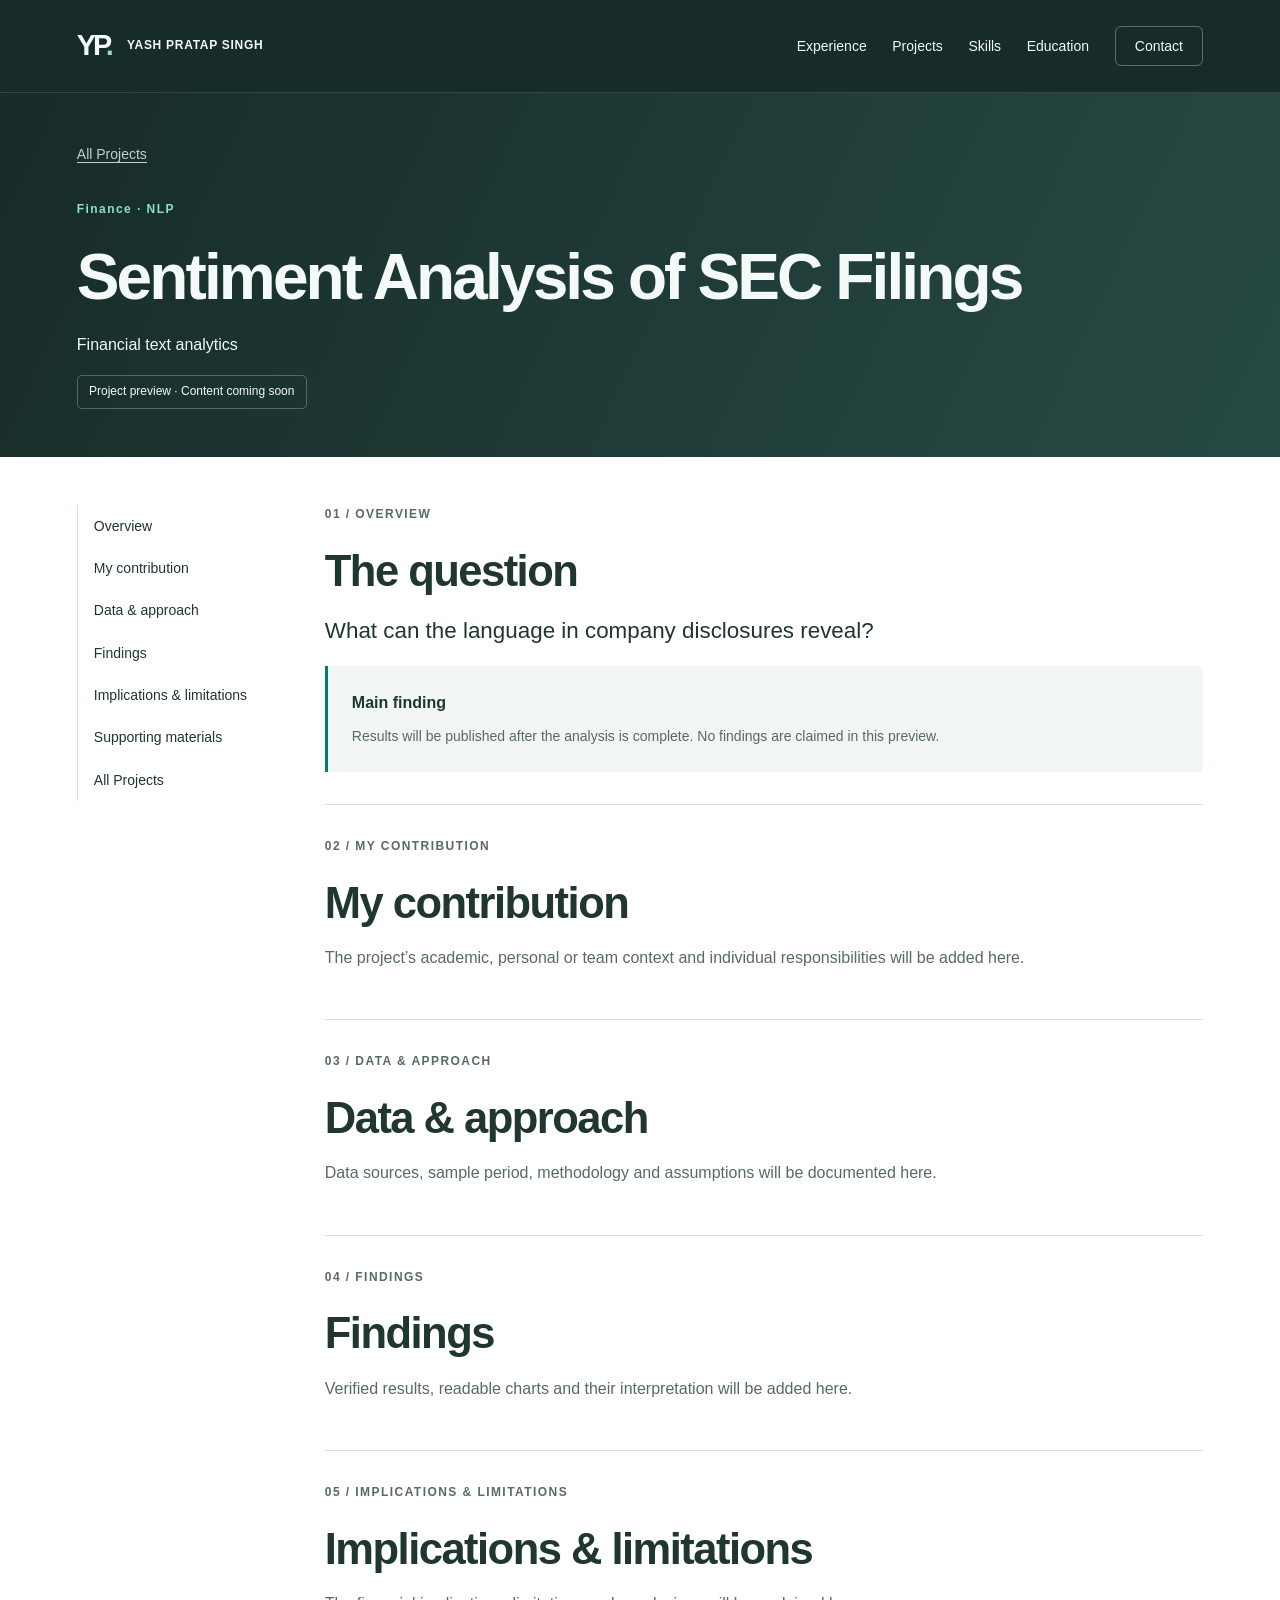
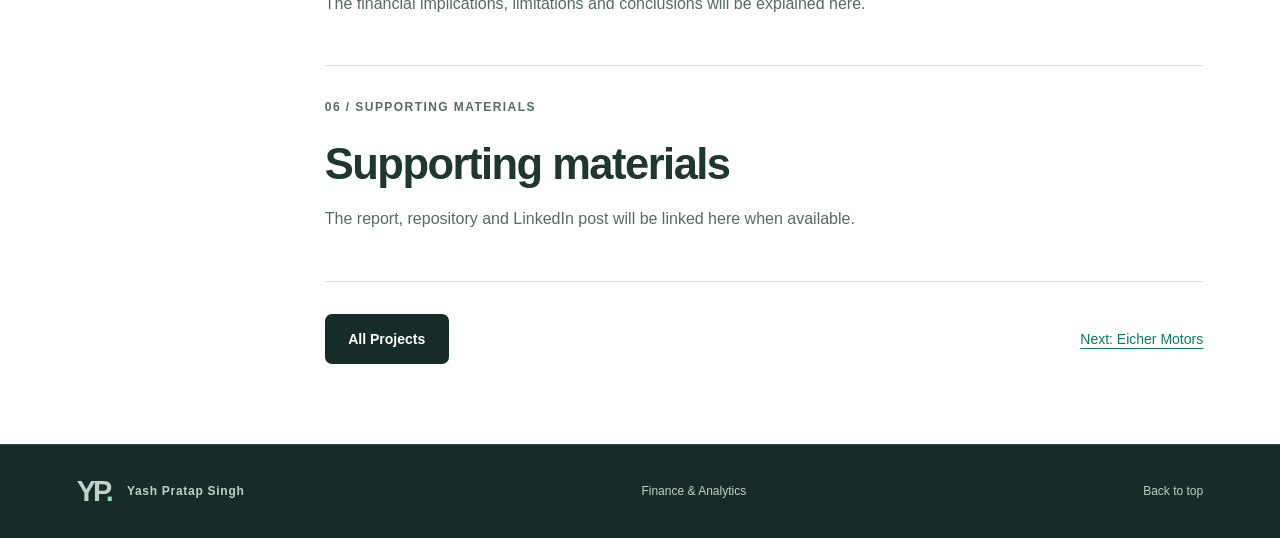
<file: sec-sentiment.html>
<!doctype html>
<html lang="en">
  <head>
    <meta charset="UTF-8">
    <meta name="viewport" content="width=device-width,initial-scale=1">
    <meta name="description" content="Financial text analytics — project preview by Yash Pratap Singh.">
    <title>
      Sentiment Analysis of SEC Filings — Yash Pratap Singh
    </title>
    <link rel="icon" type="image/svg+xml" href="favicon.svg">
    <link rel="stylesheet" href="style.css">
  </head>
  <body>
    <a class="skip" href="#main">
      Skip to content
    </a>
    <!-- NAVIGATION: update these links on every page if you change the menu. -->
    <header>
      <a class="brand" href="index.html#home" aria-label="Yash Pratap Singh home">
        <span class="monogram">YP<span>.</span></span><span>YASH PRATAP SINGH </span>
      </a>
      <button class="menu" aria-expanded="false" aria-controls="navigation">
        Menu
      </button>
      <nav id="navigation" aria-label="Main navigation">
        <a href="index.html#experience">
          Experience
        </a>
        <a href="projects.html">
          Projects
        </a>
        <a href="index.html#skills">
          Skills
        </a>
        <a href="index.html#education">
          Education
        </a>
        <a href="index.html#contact" class="nav-contact">
          Contact
        </a>
      </nav>
    </header>
    <main id="main">
      <section class="page-heading detail-heading">
        <a class="back-link" href="projects.html">
          All Projects
        </a>
        <p class="eyebrow">
          Finance · NLP
        </p>
        <h1>
          Sentiment Analysis of SEC Filings
        </h1>
        <p>
          Financial text analytics
        </p>
        <span class="preview-badge">Project preview · Content coming soon </span>
      </section>
      <div class="detail-layout">
        <nav class="project-nav" aria-label="Project sections">
          <a href="#overview">
            Overview
          </a>
          <a href="#contribution">
            My contribution
          </a>
          <a href="#approach">
            Data & approach
          </a>
          <a href="#findings">
            Findings
          </a>
          <a href="#limitations">
            Implications & limitations
          </a>
          <a href="#materials">
            Supporting materials
          </a>
          <a href="projects.html">
            All Projects
          </a>
        </nav>
        <div class="project-body">
          <!-- OVERVIEW: edit the heading and text in this section. -->
          <section id="overview">
            <p class="eyebrow">
              01 / OVERVIEW
            </p>
            <h2>
              The question
            </h2>
            <p class="lead-question">
              What can the language in company disclosures reveal?
            </p>
            <div class="finding-placeholder">
              <strong>Main finding </strong>
              <p>
                Results will be published after the analysis is complete. No findings are claimed in this preview.
              </p>
            </div>
          </section>
          <!-- CONTRIBUTION: edit the heading and text in this section. -->
          <section id="contribution">
            <p class="eyebrow">
              02 / MY CONTRIBUTION
            </p>
            <h2>
              My contribution
            </h2>
            <p>
              The project’s academic, personal or team context and individual responsibilities will be added here.
            </p>
          </section>
          <!-- APPROACH: edit the heading and text in this section. -->
          <section id="approach">
            <p class="eyebrow">
              03 / DATA & APPROACH
            </p>
            <h2>
              Data & approach
            </h2>
            <p>
              Data sources, sample period, methodology and assumptions will be documented here.
            </p>
          </section>
          <!-- FINDINGS: edit the heading and text in this section. -->
          <section id="findings">
            <p class="eyebrow">
              04 / FINDINGS
            </p>
            <h2>
              Findings
            </h2>
            <p>
              Verified results, readable charts and their interpretation will be added here.
            </p>
          </section>
          <!-- LIMITATIONS: edit the heading and text in this section. -->
          <section id="limitations">
            <p class="eyebrow">
              05 / IMPLICATIONS & LIMITATIONS
            </p>
            <h2>
              Implications & limitations
            </h2>
            <p>
              The financial implications, limitations and conclusions will be explained here.
            </p>
          </section>
          <!-- MATERIALS: edit the heading and text in this section. -->
          <section id="materials">
            <p class="eyebrow">
              06 / SUPPORTING MATERIALS
            </p>
            <h2>
              Supporting materials
            </h2>
            <p>
              The report, repository and LinkedIn post will be linked here when available.
            </p>
          </section>
          <div class="detail-bottom">
            <a class="button dark" href="projects.html">
              All Projects
            </a>
            <a class="text-link" href="eicher-motors.html">
              Next: Eicher Motors
            </a>
          </div>
        </div>
      </div>
    </main>
    <footer>
      <a href="index.html#home" class="brand">
        <span class="monogram">YP<span>.</span></span><span>Yash Pratap Singh </span>
      </a>
      <p>
        Finance & Analytics
      </p>
      <a href="index.html#home">
        Back to top
      </a>
    </footer>
    <!-- The script only controls the mobile menu. -->
    <script src="app.js">
    </script>
  </body>
</html>
</file>
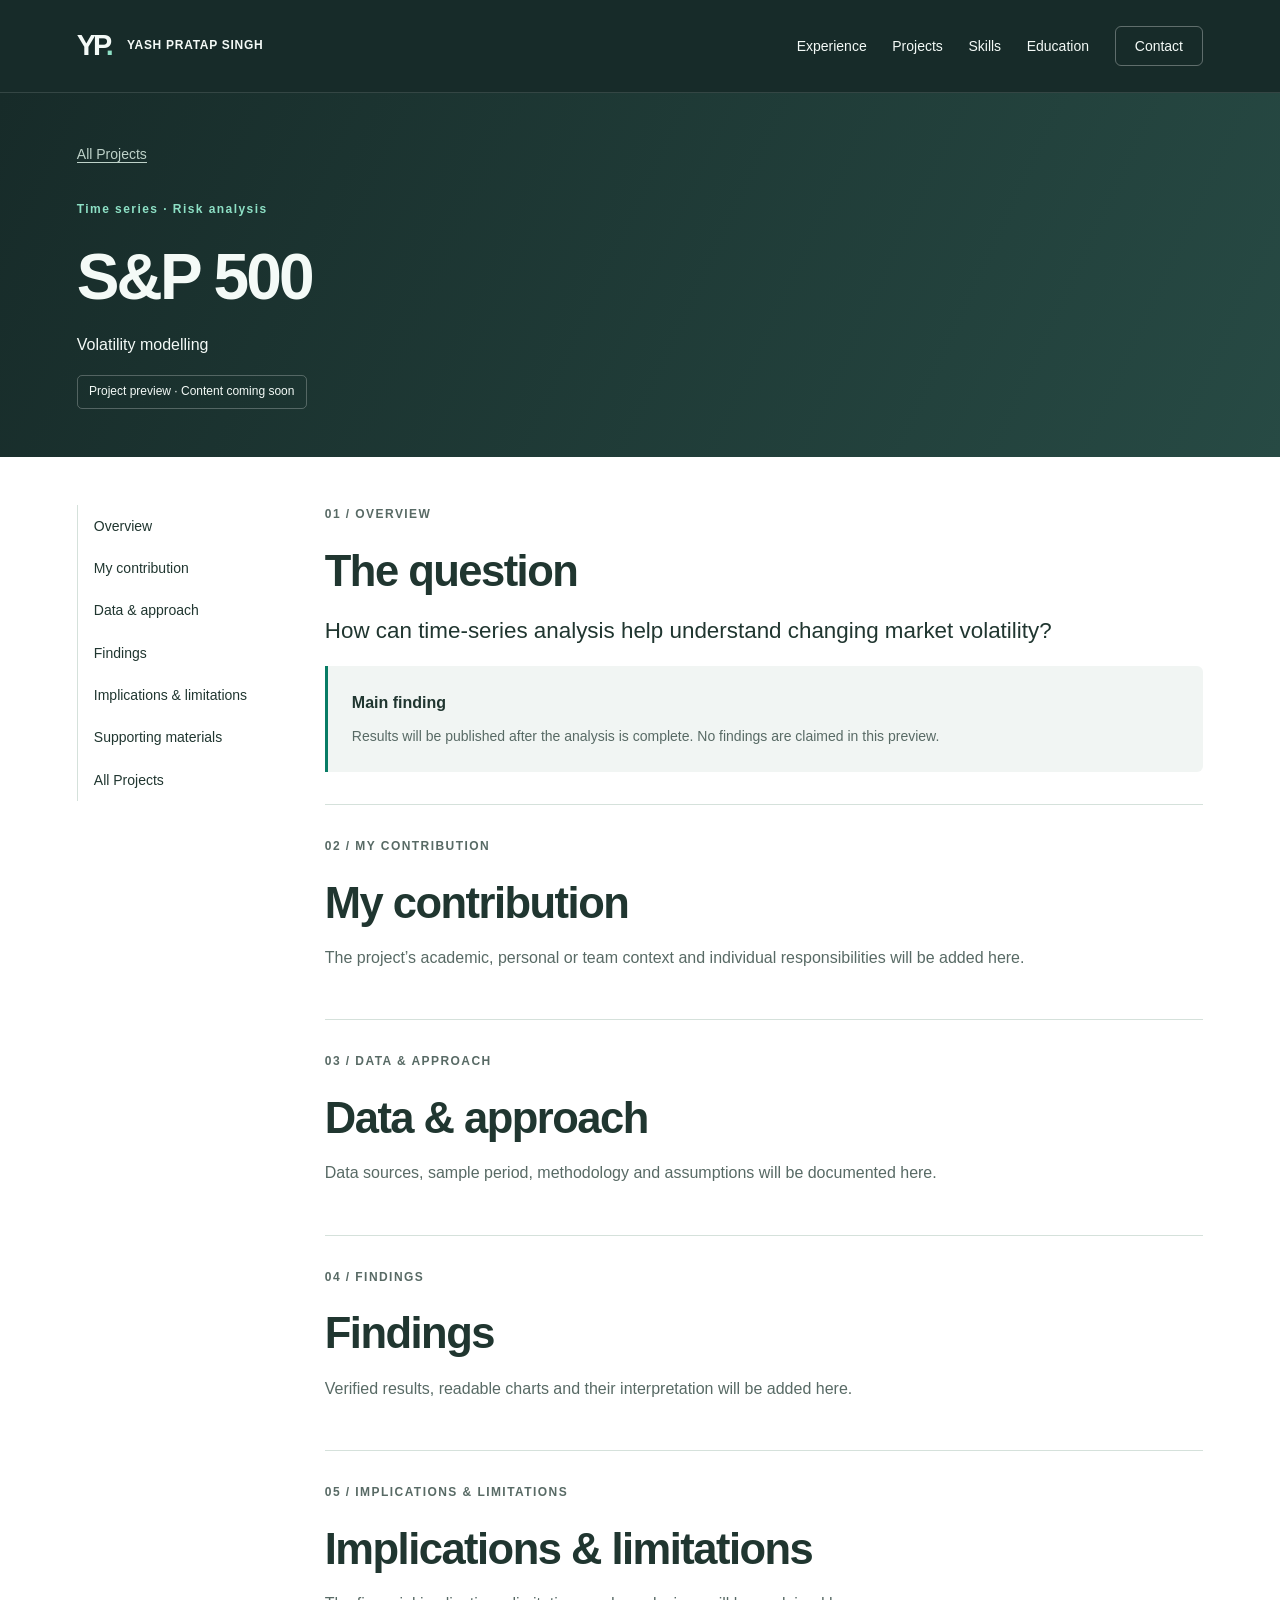
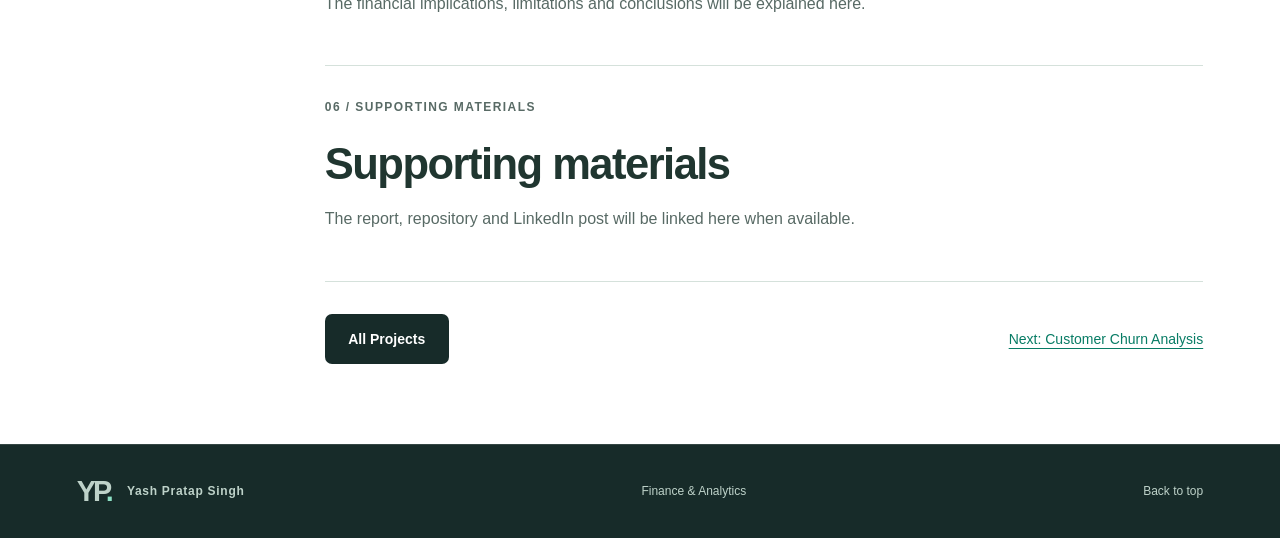
<file: sp500-volatility.html>
<!doctype html>
<html lang="en">
  <head>
    <meta charset="UTF-8">
    <meta name="viewport" content="width=device-width,initial-scale=1">
    <meta name="description" content="Volatility modelling — project preview by Yash Pratap Singh.">
    <title>
      S&P 500 — Yash Pratap Singh
    </title>
    <link rel="icon" type="image/svg+xml" href="favicon.svg">
    <link rel="stylesheet" href="style.css">
  </head>
  <body>
    <a class="skip" href="#main">
      Skip to content
    </a>
    <!-- NAVIGATION: update these links on every page if you change the menu. -->
    <header>
      <a class="brand" href="index.html#home" aria-label="Yash Pratap Singh home">
        <span class="monogram">YP<span>.</span></span><span>YASH PRATAP SINGH </span>
      </a>
      <button class="menu" aria-expanded="false" aria-controls="navigation">
        Menu
      </button>
      <nav id="navigation" aria-label="Main navigation">
        <a href="index.html#experience">
          Experience
        </a>
        <a href="projects.html">
          Projects
        </a>
        <a href="index.html#skills">
          Skills
        </a>
        <a href="index.html#education">
          Education
        </a>
        <a href="index.html#contact" class="nav-contact">
          Contact
        </a>
      </nav>
    </header>
    <main id="main">
      <section class="page-heading detail-heading">
        <a class="back-link" href="projects.html">
          All Projects
        </a>
        <p class="eyebrow">
          Time series · Risk analysis
        </p>
        <h1>
          S&P 500
        </h1>
        <p>
          Volatility modelling
        </p>
        <span class="preview-badge">Project preview · Content coming soon </span>
      </section>
      <div class="detail-layout">
        <nav class="project-nav" aria-label="Project sections">
          <a href="#overview">
            Overview
          </a>
          <a href="#contribution">
            My contribution
          </a>
          <a href="#approach">
            Data & approach
          </a>
          <a href="#findings">
            Findings
          </a>
          <a href="#limitations">
            Implications & limitations
          </a>
          <a href="#materials">
            Supporting materials
          </a>
          <a href="projects.html">
            All Projects
          </a>
        </nav>
        <div class="project-body">
          <!-- OVERVIEW: edit the heading and text in this section. -->
          <section id="overview">
            <p class="eyebrow">
              01 / OVERVIEW
            </p>
            <h2>
              The question
            </h2>
            <p class="lead-question">
              How can time-series analysis help understand changing market volatility?
            </p>
            <div class="finding-placeholder">
              <strong>Main finding </strong>
              <p>
                Results will be published after the analysis is complete. No findings are claimed in this preview.
              </p>
            </div>
          </section>
          <!-- CONTRIBUTION: edit the heading and text in this section. -->
          <section id="contribution">
            <p class="eyebrow">
              02 / MY CONTRIBUTION
            </p>
            <h2>
              My contribution
            </h2>
            <p>
              The project’s academic, personal or team context and individual responsibilities will be added here.
            </p>
          </section>
          <!-- APPROACH: edit the heading and text in this section. -->
          <section id="approach">
            <p class="eyebrow">
              03 / DATA & APPROACH
            </p>
            <h2>
              Data & approach
            </h2>
            <p>
              Data sources, sample period, methodology and assumptions will be documented here.
            </p>
          </section>
          <!-- FINDINGS: edit the heading and text in this section. -->
          <section id="findings">
            <p class="eyebrow">
              04 / FINDINGS
            </p>
            <h2>
              Findings
            </h2>
            <p>
              Verified results, readable charts and their interpretation will be added here.
            </p>
          </section>
          <!-- LIMITATIONS: edit the heading and text in this section. -->
          <section id="limitations">
            <p class="eyebrow">
              05 / IMPLICATIONS & LIMITATIONS
            </p>
            <h2>
              Implications & limitations
            </h2>
            <p>
              The financial implications, limitations and conclusions will be explained here.
            </p>
          </section>
          <!-- MATERIALS: edit the heading and text in this section. -->
          <section id="materials">
            <p class="eyebrow">
              06 / SUPPORTING MATERIALS
            </p>
            <h2>
              Supporting materials
            </h2>
            <p>
              The report, repository and LinkedIn post will be linked here when available.
            </p>
          </section>
          <div class="detail-bottom">
            <a class="button dark" href="projects.html">
              All Projects
            </a>
            <a class="text-link" href="customer-churn.html">
              Next: Customer Churn Analysis
            </a>
          </div>
        </div>
      </div>
    </main>
    <footer>
      <a href="index.html#home" class="brand">
        <span class="monogram">YP<span>.</span></span><span>Yash Pratap Singh </span>
      </a>
      <p>
        Finance & Analytics
      </p>
      <a href="index.html#home">
        Back to top
      </a>
    </footer>
    <!-- The script only controls the mobile menu. -->
    <script src="app.js">
    </script>
  </body>
</html>
</file>
<file: style.css>
/* ==========================================================
   1. EASY SETTINGS — start here for colours, sizes and spacing
   ========================================================== */
:root {
  /* Charcoal + teal theme */
  --color-dark: #172b29;
  --color-dark-soft: #274a44;
  --color-accent: #087c65;
  --color-accent-hover: #065c4b;
  --color-accent-light: #8de0c5;
  --color-text: #203630;
  --color-muted: #586a65;
  --color-page: #ffffff;
  --color-section: #f1f5f3;
  --color-border: #d5e1db;
  --color-on-dark: #f4faf7;
  --color-muted-on-dark: #bed2c9;

  /* Change these to resize headings across all pages. */
  --font-body: 'Segoe UI', Arial, sans-serif;
  --font-heading: 'Segoe UI', Arial, sans-serif;
  --size-name: clamp(3rem, 6vw, 5.25rem);
  --size-page-title: clamp(2.5rem, 5vw, 4.25rem);
  --size-section-title: clamp(1.9rem, 3.4vw, 2.75rem);
  --size-card-title: 1.3rem;
  --size-body: 1rem;
  --size-small: 0.875rem;

  --section-space: 5rem;
  --page-padding: max(6vw, calc((100vw - 1160px) / 2));
  --card-radius: 12px;
  --card-padding: 1.75rem;
  --grid-gap: 1.75rem;
}

/* 2. BASIC PAGE STYLES */
* {
  box-sizing: border-box;
}
html {
  scroll-behavior: smooth;
  scroll-padding-top: 1.5rem;
}
body {
  margin: 0;
  font-family: var(--font-body);
  font-size: var(--size-body);
  line-height: 1.65;
  color: var(--color-text);
  background: var(--color-page);
}
h1, h2, h3 {
  font-family: var(--font-heading);
  line-height: 1.2;
  margin: 0 0 1rem;
  font-weight: 600;
}
h1 {
  font-size: var(--size-name);
  letter-spacing: -0.045em;
}
h2 {
  font-size: var(--size-section-title);
  letter-spacing: -0.035em;
}
h3 {
  font-size: var(--size-card-title);
  letter-spacing: -0.02em;
}
p {
  margin: 0 0 1rem;
}
a {
  text-decoration: none;
  color: inherit;
}
button {
  font: inherit;
  cursor: pointer;
}
a:focus-visible, button:focus-visible {
  outline: 3px solid var(--color-accent-light);
  outline-offset: 5px;
}
main a:focus-visible {
  outline-color: var(--color-accent);
}
.skip {
  position: fixed;
  top: -100px;
  left: 20px;
  padding: 12px;
  background: white;
  z-index: 20;
}
.skip:focus {
  top: 10px;
}
.muted, .pending, .work-note, .gallery-note {
  color: var(--color-muted);
  font-size: var(--size-small);
}
.eyebrow, .small-label {
  font-size: 0.75rem;
  font-weight: 600;
  letter-spacing: 0.12em;
  color: var(--color-accent);
}
.eyebrow {
  margin-bottom: 1.25rem;
}
.section {
  padding: var(--section-space) var(--page-padding);
}
.section-heading {
  margin-bottom: 2.5rem;
}
.section-heading > p:last-child {
  color: var(--color-muted);
  margin: 0;
}

/* 3. HEADER AND BUTTONS */
header, footer {
  padding: 1.4rem var(--page-padding);
  display: flex;
  align-items: center;
  justify-content: space-between;
  gap: 1.5rem;
  background: var(--color-dark);
  color: var(--color-on-dark);
}
header {
  border-bottom: 1px solid #ffffff20;
}
.brand {
  display: flex;
  align-items: center;
  gap: 1rem;
  font-size: 0.75rem;
  font-weight: 600;
  letter-spacing: 0.06em;
}
.monogram {
  font-size: 1.8rem;
  letter-spacing: -0.1em;
  font-weight: 700;
}
.monogram span {
  color: var(--color-accent-light);
}
#navigation {
  display: flex;
  align-items: center;
  gap: 1.6rem;
  font-size: var(--size-small);
}
#navigation a:hover {
  color: var(--color-accent-light);
}
.nav-contact {
  border: 1px solid #ffffff50;
  padding: 0.45rem 1.2rem;
  border-radius: 6px;
}
.menu {
  display: none;
}
.button {
  display: inline-flex;
  align-items: center;
  justify-content: center;
  gap: 0.75rem;
  padding: 0.8rem 1.4rem;
  min-height: 48px;
  border: 1px solid transparent;
  border-radius: 7px;
  font-size: var(--size-small);
  font-weight: 600;
}
.primary {
  background: var(--color-accent);
  color: white;
}
.primary:hover {
  background: var(--color-accent-hover);
}
.dark {
  background: var(--color-dark);
  color: white;
}
.dark:hover {
  background: var(--color-dark-soft);
}
.outline {
  border-color: #ffffff60;
  color: var(--color-muted-on-dark);
  background: transparent;
}
.unavailable {
  cursor: default;
  font-weight: 400;
}

/* 4. HOMEPAGE INTRODUCTION */
.hero {
  color: var(--color-on-dark);
  padding: 4rem var(--page-padding) 0;
  background: radial-gradient(ellipse at 90% 15%, var(--color-dark-soft), transparent 60%), var(--color-dark);
}
.hero-inner {
  display: grid;
  grid-template-columns: 1.2fr 1fr;
  align-items: center;
  gap: 3.5rem;
  padding-bottom: 3.5rem;
}
.hero h1 span {
  color: var(--color-accent-light);
}
.hero .eyebrow {
  color: var(--color-muted-on-dark);
}
.degree {
  font-size: 1.3rem;
  margin: 1.5rem 0 1rem;
}
.intro {
  color: var(--color-muted-on-dark);
  line-height: 1.85;
}
.hero-actions {
  display: flex;
  flex-wrap: wrap;
  gap: 0.75rem;
  margin-top: 1.8rem;
}
.identity-panel {
  max-width: 400px;
  margin-left: auto;
  padding: 2rem;
  border: 1px solid #b9dccb40;
  border-radius: 18px;
  background: linear-gradient(135deg, #ffffff08, #ffffff02);
  box-shadow: 0 20px 60px #00000020;
}
.identity-panel .small-label {
  color: var(--color-muted-on-dark);
}
.identity-mark {
  font-size: 8rem;
  letter-spacing: -0.08em;
  line-height: 1.4;
  font-weight: 300;
}
.identity-mark span {
  color: var(--color-accent-light);
}
.identity-disciplines {
  display: flex;
  flex-wrap: wrap;
  gap: 0.5rem;
  margin-bottom: 2rem;
}
.identity-disciplines span {
  padding: 0.25rem 0.7rem;
  font-size: 0.75rem;
  border: 1px solid #ffffff30;
  border-radius: 20px;
}
.identity-study {
  display: flex;
  gap: 1rem;
  align-items: center;
  padding-top: 1.3rem;
  border-top: 1px solid #ffffff25;
}
.identity-study p {
  font-size: var(--size-small);
  margin: 0.3rem 0 0;
}
.visual-icon {
  padding: 0.75rem;
  border: 1px solid #ffffff30;
  border-radius: 9px;
  color: var(--color-accent-light);
}
.hero-facts {
  display: grid;
  grid-template-columns: repeat(3, minmax(0, 1fr));
  gap: 1.5rem;
  padding: 1.5rem 0;
  border-top: 1px solid #ffffff30;
}
.hero-facts > div {
  display: flex;
  gap: 1rem;
}
.hero-facts > div > span {
  color: var(--color-accent-light);
  font-size: 0.75rem;
  padding-top: 0.25rem;
}
.hero-facts p {
  color: var(--color-muted-on-dark);
  font-size: var(--size-small);
  margin: 0;
}
.hero-facts strong {
  display: block;
  color: var(--color-on-dark);
  font-size: 1rem;
  font-weight: 500;
}

/* 5. EXPERIENCE */
.experience-entry {
  display: grid;
  grid-template-columns: 1fr 2fr;
  gap: 2rem;
  padding: var(--card-padding);
  border: 1px solid var(--color-border);
  border-left: 3px solid var(--color-accent);
  border-radius: var(--card-radius);
}
.experience-meta p, .company {
  color: var(--color-muted);
  font-size: var(--size-small);
}
.tag, .evidence {
  display: inline-block;
  border: 1px solid var(--color-border);
  border-radius: 5px;
  padding: 0.25rem 0.6rem;
  font-size: 0.75rem;
  color: var(--color-accent-hover);
  background: var(--color-section);
}
.tag {
  margin-bottom: 1rem;
}
.chips {
  display: flex;
  flex-wrap: wrap;
  gap: 0.5rem;
}
.chips span {
  border: 1px solid var(--color-border);
  border-radius: 5px;
  padding: 0.2rem 0.65rem;
  font-size: 0.75rem;
}
.pending {
  margin: 1rem 0 0;
}

/* 6. PROJECT CARDS — used on the homepage and gallery */
.work, .education {
  background: var(--color-section);
}
.project-grid {
  display: grid;
  grid-template-columns: repeat(2, minmax(0, 1fr));
  gap: var(--grid-gap);
}
.project-card {
  display: block;
  min-width: 0;
  overflow: hidden;
  background: var(--color-page);
  border: 1px solid var(--color-border);
  border-radius: var(--card-radius);
  transition: transform 0.2s, box-shadow 0.2s;
}
.project-card:hover {
  transform: translateY(-4px);
  box-shadow: 0 14px 30px #172b2914;
}
.project-info {
  padding: var(--card-padding);
}
.project-info h3 {
  margin: 0.8rem 0 0.5rem;
}
.project-info p {
  color: var(--color-muted);
  font-size: var(--size-small);
}
.project-link {
  display: flex;
  align-items: center;
  justify-content: space-between;
  border-top: 1px solid var(--color-border);
  padding-top: 1rem;
  font-size: var(--size-small);
  font-weight: 600;
}
.project-link > span {
  color: var(--color-accent);
  font-size: 1.5rem;
}
.projects-footer, .detail-bottom {
  display: flex;
  align-items: center;
  justify-content: space-between;
  flex-wrap: wrap;
  gap: 1rem;
  margin-top: 1.5rem;
}
.work-note {
  margin: 0;
}

/* 7. DECORATIVE PROJECT GRAPHICS (not real project results) */
.project-art {
  position: relative;
  display: flex;
  flex-direction: column;
  min-height: 260px;
  overflow: hidden;
  padding: 1.75rem;
  color: var(--color-on-dark);
  background: linear-gradient(135deg, var(--color-dark), var(--color-dark-soft));
}
.art-two, .art-four {
  background: linear-gradient(135deg, #223535, #36564e);
}
.art-label, .art-foot {
  font-size: 0.65rem;
  letter-spacing: 0.12em;
  color: var(--color-muted-on-dark);
  z-index: 1;
}
.art-foot {
  margin-top: auto;
}
.graphic-word {
  position: absolute;
  top: 65px;
  left: 28px;
  font-size: 2.7rem;
  letter-spacing: -0.04em;
  z-index: 1;
}
.valuation-graphic {
  position: absolute;
  right: 25px;
  bottom: 47px;
  width: 55%;
  height: 165px;
  display: flex;
  align-items: flex-end;
  gap: 12px;
  transform: skewY(-7deg);
}
.bar {
  height: var(--h);
  flex: 1;
  border-radius: 3px 3px 0 0;
  background: linear-gradient(var(--color-accent-light), var(--color-accent));
  opacity: 0.75;
}
.finance-chart {
  position: absolute;
  width: 85%;
  bottom: 40px;
  right: -7px;
  transform: rotate(-5deg);
}
.dot-matrix {
  position: absolute;
  inset: 75px 28px 50px 50%;
  background: radial-gradient(circle, var(--color-accent-light) 3px, transparent 4px);
  background-size: 24px 24px;
  opacity: 0.55;
}
.text-motif {
  position: absolute;
  bottom: 40px;
  right: 25px;
  font-size: 4rem;
  font-weight: 600;
  color: #ffffff25;
}

/* 8. SKILLS — no ratings or percentage bars */
.skills-grid {
  display: grid;
  grid-template-columns: repeat(3, minmax(0, 1fr));
  gap: var(--grid-gap);
}
.skills-grid article {
  padding: var(--card-padding);
  border: 1px solid var(--color-border);
  border-radius: var(--card-radius);
}
.skill-icon {
  display: grid;
  place-items: center;
  width: 48px;
  height: 48px;
  border-radius: 10px;
  background: var(--color-section);
  color: var(--color-accent);
  margin-bottom: 1.5rem;
}
.skill-icon svg {
  width: 25px;
  height: 25px;
}
.skill-list {
  list-style: none;
  padding: 0;
  margin: 1.5rem 0 0;
}
.skill-list li {
  border-top: 1px solid var(--color-border);
  padding: 1rem 0;
}
.skill-list li:last-child {
  padding-bottom: 0;
}
.skill-list p {
  font-size: var(--size-small);
  color: var(--color-muted);
  margin: 0.4rem 0 0;
}
.evidence {
  margin-top: 0.6rem;
}

/* 9. EDUCATION AND CONTACT */
.education {
  display: grid;
  grid-template-columns: 1fr 1.2fr;
  gap: 3rem;
}
.education-list article {
  border-left: 2px solid var(--color-border);
  padding-left: 1.5rem;
  margin-bottom: 2rem;
}
.education-list article:last-child {
  margin-bottom: 0;
}
.education-list h3 {
  margin: 0.7rem 0;
}
.education-list p {
  margin-bottom: 0.3rem;
}
.contact {
  display: flex;
  align-items: center;
  justify-content: space-between;
  gap: 3rem;
  padding: var(--section-space) var(--page-padding);
  background: var(--color-dark);
  color: var(--color-on-dark);
}
.contact .eyebrow {
  color: var(--color-accent-light);
}
.contact p {
  color: var(--color-muted-on-dark);
}
.contact-actions {
  padding: var(--card-padding);
  border: 1px solid #ffffff30;
  border-radius: var(--card-radius);
}
.contact-actions > div {
  display: flex;
  justify-content: space-between;
  gap: 1.5rem;
  margin-top: 1.5rem;
}
.pending-link {
  font-size: var(--size-small);
}
.pending-link small {
  display: block;
  color: var(--color-muted-on-dark);
}
footer {
  border-top: 1px solid #ffffff20;
  color: var(--color-muted-on-dark);
}
footer p, footer > a:last-child {
  font-size: 0.75rem;
  margin: 0;
}

/* 10. GALLERY AND INDIVIDUAL PROJECT PAGES */
.page-heading {
  padding: 3rem var(--page-padding);
  color: var(--color-on-dark);
  background: linear-gradient(115deg, var(--color-dark), var(--color-dark-soft));
}
.page-heading h1 {
  font-size: var(--size-page-title);
  overflow-wrap: anywhere;
}
.page-heading .eyebrow {
  color: var(--color-accent-light);
  margin-top: 2rem;
}
.back-link {
  font-size: var(--size-small);
  color: var(--color-muted-on-dark);
  border-bottom: 1px solid currentColor;
}
.preview-badge {
  display: inline-block;
  border: 1px solid #ffffff40;
  border-radius: 5px;
  padding: 0.4rem 0.7rem;
  font-size: 0.75rem;
}
.gallery {
  padding-top: 2rem;
}
.gallery-note {
  margin-bottom: 2rem;
}
.detail-layout {
  display: grid;
  grid-template-columns: 200px minmax(0, 1fr);
  gap: 3rem;
  padding: 3rem var(--page-padding) var(--section-space);
}
.project-nav {
  display: flex;
  flex-direction: column;
  align-self: start;
  position: sticky;
  top: 25px;
  border-left: 1px solid var(--color-border);
}
.project-nav a {
  padding: 0.6rem 1rem;
  font-size: var(--size-small);
}
.project-nav a:hover {
  color: var(--color-accent);
  background: var(--color-section);
}
.project-body section {
  padding-bottom: 2rem;
  margin-bottom: 2rem;
  border-bottom: 1px solid var(--color-border);
}
.project-body p {
  color: var(--color-muted);
}
.project-body h2 {
  font-size: var(--size-section-title);
}
.project-body .lead-question {
  color: var(--color-text);
  font-size: 1.4rem;
}
.finding-placeholder {
  padding: 1.5rem;
  background: var(--color-section);
  border-left: 3px solid var(--color-accent);
  border-radius: 0 6px 6px 0;
}
.finding-placeholder p {
  font-size: var(--size-small);
  margin: 0.5rem 0 0;
}
.text-link {
  color: var(--color-accent);
  text-decoration: underline;
  text-underline-offset: 4px;
  font-size: var(--size-small);
}

/* 11. TABLET LAYOUT — changes only apply below 950px */
@media (max-width: 950px) {
  :root {
    --page-padding: 24px;
    --grid-gap: 1.25rem;
  }
  header .brand > span:last-child {
    display: none;
  }
  #navigation {
    gap: 1rem;
  }
  .hero-inner {
    gap: 2rem;
  }
  .identity-panel {
    padding: 1.5rem;
  }
  .identity-mark {
    font-size: 6rem;
  }
  .skills-grid {
    grid-template-columns: 1fr;
  }
  .skill-list {
    display: grid;
    grid-template-columns: repeat(3, minmax(0, 1fr));
    gap: 1.25rem;
  }
}

/* 12. PHONE LAYOUT — changes only apply below 650px */
@media (max-width: 650px) {
  :root {
    --section-space: 3rem;
    --card-padding: 1.4rem;
  }
  header {
    position: relative;
  }
  .menu {
    display: block;
    border: 1px solid #ffffff60;
    border-radius: 5px;
    padding: 0.4rem 0.9rem;
    color: white;
    background: transparent;
  }
  #navigation {
    display: none;
    position: absolute;
    top: 100%;
    left: 0;
    right: 0;
    z-index: 10;
    flex-direction: column;
    align-items: stretch;
    padding: 1.5rem;
    background: var(--color-dark);
    border-bottom: 1px solid #ffffff30;
  }
  #navigation.open {
    display: flex;
  }
  .hero {
    padding-top: 2.5rem;
  }
  .hero-inner, .hero-facts, .experience-entry, .project-grid, .education {
    grid-template-columns: 1fr;
  }
  .identity-panel {
    max-width: none;
  }
  .identity-mark {
    font-size: 5rem;
  }
  .skill-list {
    display: block;
  }
  .contact {
    flex-direction: column;
    align-items: stretch;
  }
  .contact-actions {
    max-width: 400px;
  }
  footer {
    flex-wrap: wrap;
  }
  footer > p {
    display: none;
  }
  .detail-layout {
    display: block;
  }
  .project-nav {
    position: static;
    flex-direction: row;
    flex-wrap: wrap;
    padding: 0.5rem;
    margin-bottom: 2rem;
    border: 1px solid var(--color-border);
    border-radius: 7px;
    background: var(--color-section);
  }
  .project-card:hover {
    transform: none;
  }
}

/* Respect visitors who prefer less animation. */
@media (prefers-reduced-motion: reduce) {
  html {
    scroll-behavior: auto;
  }
  .project-card {
    transition: none;
  }
}
</file>
